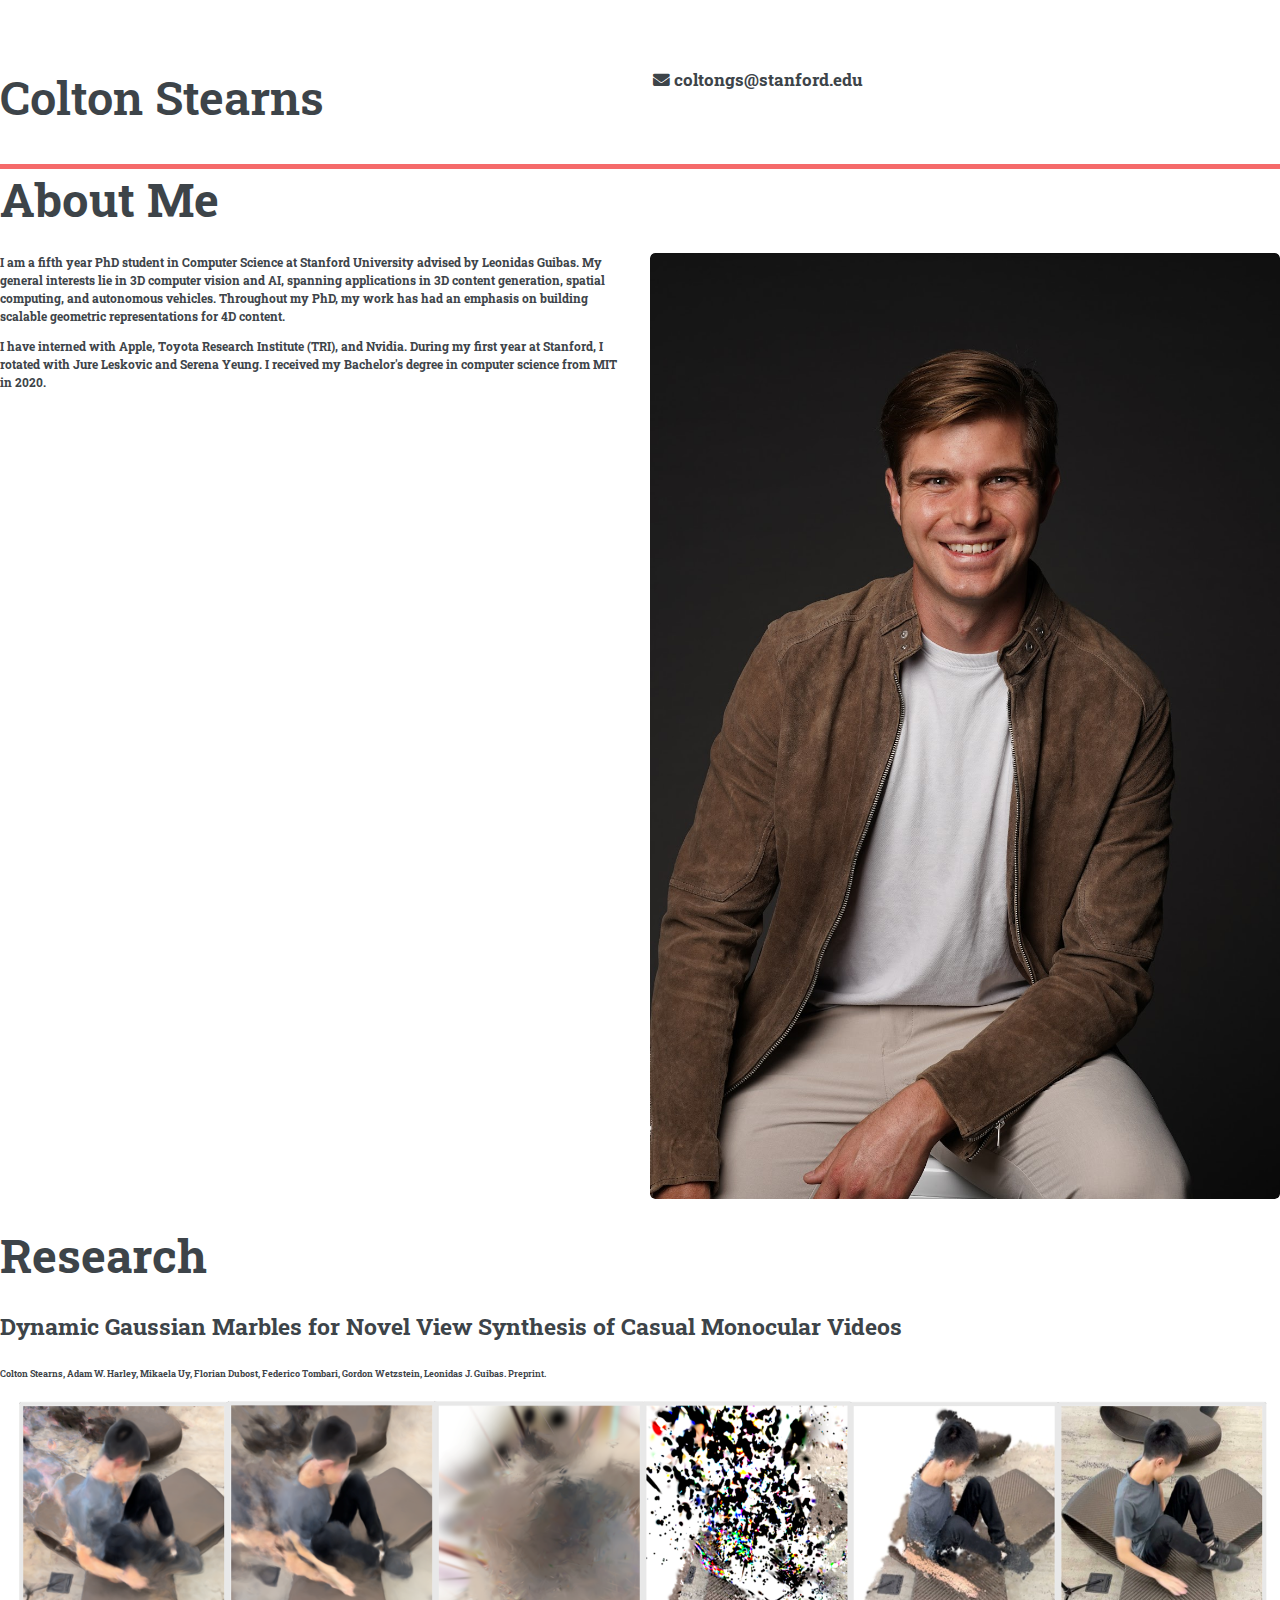
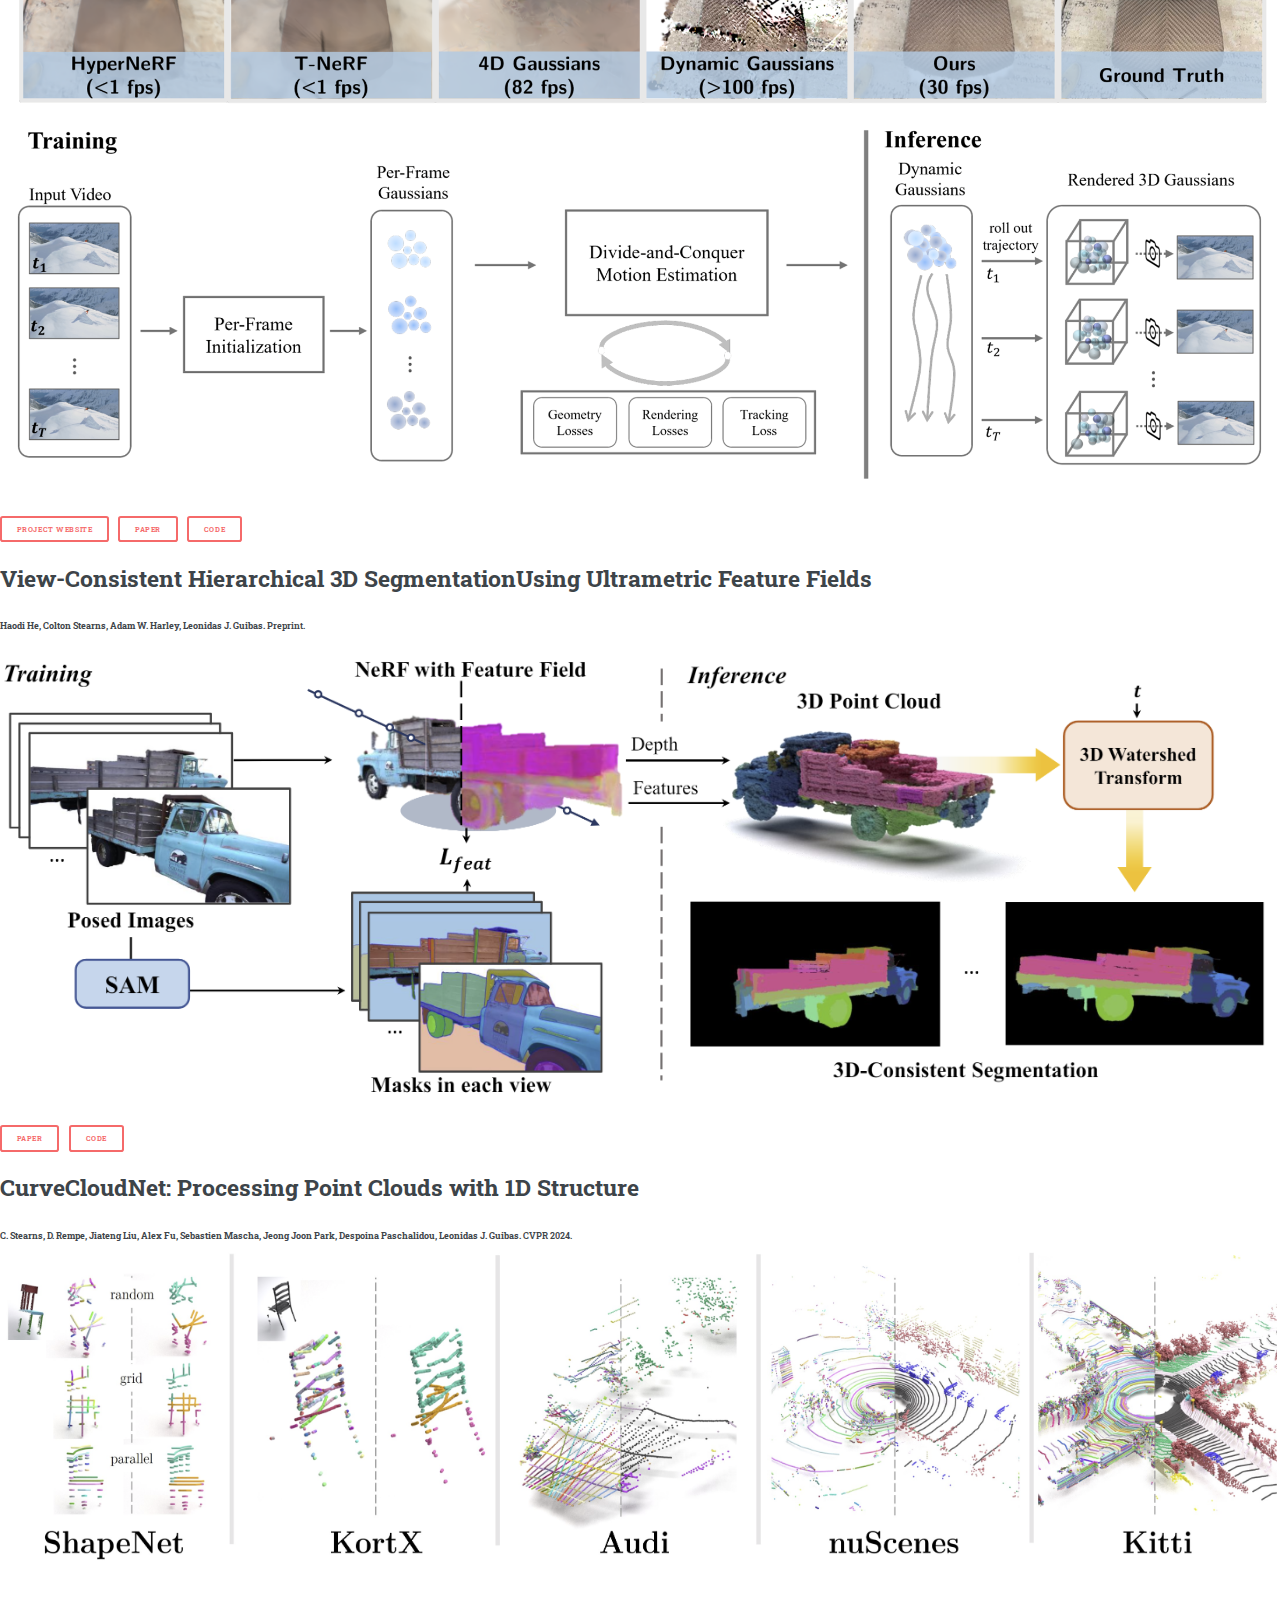
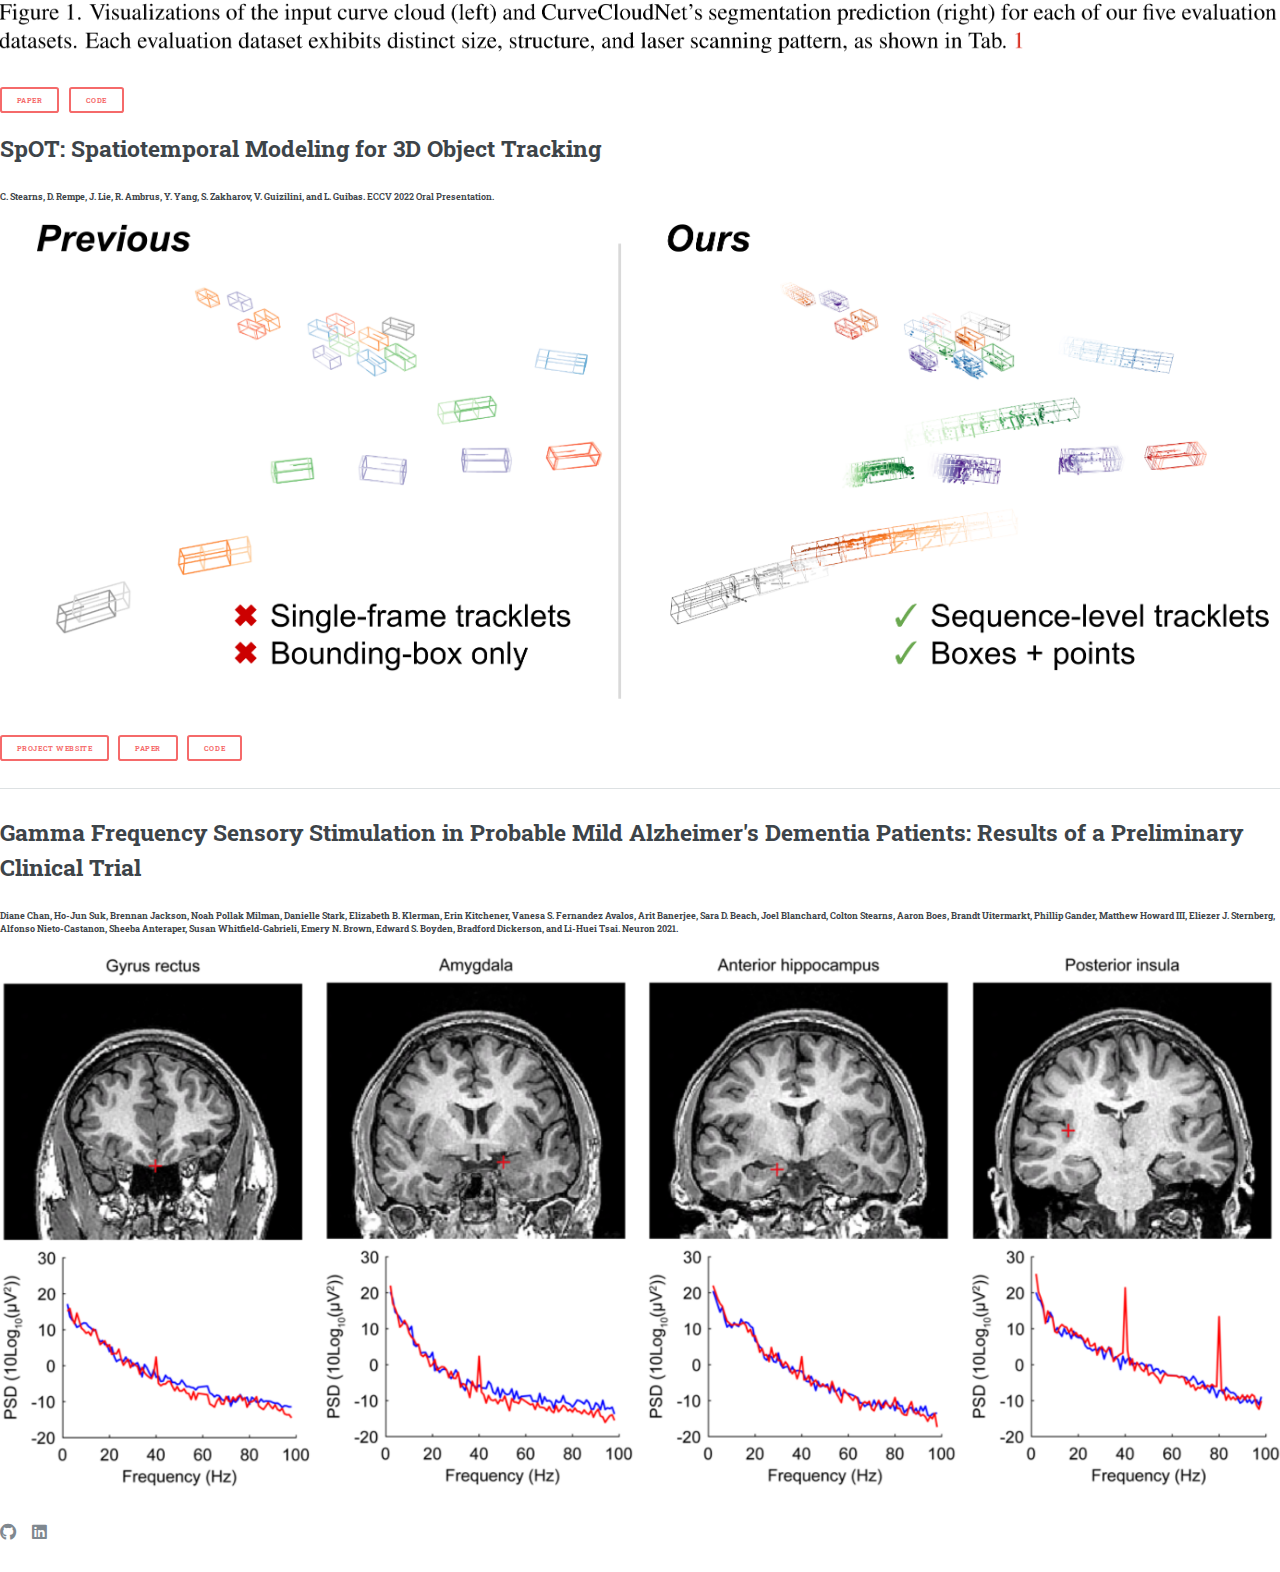
<file: index.html>
<!DOCTYPE HTML>
<!--
	Strata by HTML5 UP
	html5up.net | @ajlkn
	Free for personal and commercial use under the CCA 3.0 license (html5up.net/license)
-->
<html>
	<head>
		<title>Colton Stearns</title>
		<meta charset="utf-8" />
		<meta name="viewport" content="width=device-width, initial-scale=1, user-scalable=no" />
		<link rel="stylesheet" href="assets/css/main.css" />
	</head>
	<body class="is-preload">

		<!-- Header -->
			<header id="header">
				<div class="inner">
<!--					<a href="#" class="image avatar"><img src="images/my_logo_grey.jpg" alt="" /></a>-->
					<h1><strong>Colton Stearns</strong></h1>
				</div>
				<div class="col-4 col-12-small">
					<ul class="labeled-icons">
<!--						<li>-->
<!--							<h3 class="icon solid fa-home"><span class="label">Address</span></h3>-->
<!--							1234 Somewhere Rd.<br />-->
<!--							Nashville, TN 00000<br />-->
<!--							United States-->
<!--						</li>-->
<!--						<li>-->
<!--							<h3 class="icon solid fa-mobile-alt"><span class="label">Phone</span></h3>-->
<!--							000-000-0000-->
<!--						</li>-->
<!--						<li>-->
							<h3 class="icon solid fa-envelope"><span class="label">Email</span> <a href="#">  coltongs@stanford.edu</a></h3>
<!--							<a href="#">coltongs@stanford.edu</a>-->
<!--						</li>-->
					</ul>
				</div>
			</header>

		<!-- Main -->
			<div id="main">

				<!-- One -->
					<section id="one">

						<!-- <header class="major">
							<h2>Ipsum lorem dolor aliquam ante commodo<br />
							magna sed accumsan arcu neque.</h2>
						</header> -->
						<!-- <p>Accumsan orci faucibus id eu lorem semper. Eu ac iaculis ac nunc nisi lorem vulputate lorem neque cubilia ac in adipiscing in curae lobortis tortor primis integer massa adipiscing id nisi accumsan pellentesque commodo blandit enim arcu non at amet id arcu magna. Accumsan orci faucibus id eu lorem semper nunc nisi lorem vulputate lorem neque cubilia.</p> -->
						<!-- <ul class="actions">
							<li><a href="#" class="button">Learn More</a></li>
						</ul> -->
						<h1>About Me</h1>

						<div class="row">
							<!-- <header class="major">
								<h2>Ipsum lorem dolor aliquam ante commodo<br />
								magna sed accumsan arcu neque.</h2>
							</header> -->
							
							<article class="col-6 col-12-xsmall work-item">
								<h5>I am a fifth year PhD student in Computer Science at Stanford University advised by Leonidas Guibas.
									My general interests lie in 3D computer vision and AI, spanning applications in 3D content generation, spatial computing, and autonomous vehicles.
									Throughout my PhD, my work has had an emphasis on building scalable geometric representations for 4D content.</h5>
								<h5>I have interned with Apple, Toyota Research Institute (TRI), and Nvidia.
									During my first year at Stanford, I rotated with Jure Leskovic and Serena Yeung.
								    I received my Bachelor's degree in computer science from MIT in 2020.</h5>
							</article>


							<article class="col-6 col-12-xsmall work-item">
								<a href="images/profile.jpg" class="image fit thumb"><img src="images/profile.jpg" alt="" /></a>
							</article>
						</div>
					</section>

				<!-- Two -->
					<section id="two">
						<h1>Research</h1>

						<!-- Section on gaussian marbles-->
						<h2>Dynamic Gaussian Marbles for Novel View Synthesis of Casual Monocular Videos</h2>
						<h6> <span style='font-weight: bold;'> Colton Stearns, Adam W. Harley, Mikaela Uy, Florian Dubost, Federico Tombari, Gordon Wetzstein, Leonidas J. Guibas. <b>Preprint. </b> </span>
</h6>
						<a href="images/gaussian-marbles.png" class="image fit thumb"><img src="images/gaussian-marbles.png" alt="" /></a>

						<h6>
						<ul class="actions">
							<li><a href="https://geometry.stanford.edu/projects/dynamic-gaussian-marbles.github.io/" class="button">Project Website</a></li>
							<li><a href="https://arxiv.org/pdf/2406.18717" class="button">Paper</a></li>
							<li><a href="https://github.com/coltonstearns/dynamic-gaussian-marbles" class="button">Code</a></li>
						</ul>
						</h6>

						<!-- Section on ultrametric-->
						<h2>View-Consistent Hierarchical 3D SegmentationUsing Ultrametric Feature Fields</h2>
						<h6> <span style='font-weight: bold;'> Haodi He, Colton Stearns, Adam W. Harley, Leonidas J. Guibas. <b>Preprint. </b> </span>
</h6>
						<a href="images/ultrametric.png" class="image fit thumb"><img src="images/ultrametric.png" alt="" /></a>

<!--						<h5> Abstract:</h5>-->
<!--						<h6>Large-scale vision foundation models such as Segment Anything (SAM) demonstrate impressive-->
<!--							performance in zero-shot image segmentation at multiple levels of granularity.-->
<!--							However, these zero-shot predictions are rarely 3D-consistent. As the camera viewpoint-->
<!--							changes in a scene, so do the segmentation predictions, as well as the characterizations-->
<!--							of ``coarse" or ``fine" granularity. In this work, we address the challenging task of-->
<!--							lifting multi-granular and view-inconsistent image segmentations into a hierarchical-->
<!--							and 3D-consistent representation. We learn a novel feature field within a Neural-->
<!--							Radiance Field (NeRF) representing a 3D scene, whose segmentation structure can be-->
<!--							revealed at different scales by simply using different thresholds on feature distance.-->
<!--							Our key idea is to learn an ultrametric feature space, which unlike a Euclidean space,-->
<!--							exhibits transitivity in distance-based grouping, naturally leading to a hierarchical-->
<!--							clustering. Put together, our method takes view-inconsistent multi-granularity 2D-->
<!--							segmentations as input and produces a hierarchy of 3D-consistent segmentations as output.-->
<!--							We evaluate our method and several baselines on synthetic datasets with multi-view images-->
<!--							and multi-granular segmentation, showcasing improved accuracy and viewpoint-consistency.-->
<!--							We additionally provide qualitative examples of our model's 3D hierarchical segmentations-->
<!--							in real world scenes.</h6>-->
						<h6>
						<ul class="actions">
<!--							<li><a href="http://geometry.stanford.edu/projects/spot" class="button">Project Website</a></li>-->
							<li><a href="https://www.arxiv.org/abs/2405.19678" class="button">Paper</a></li>
							<li><a href="https://github.com/hardyho/ultrametric_feature_fields" class="button">Code</a></li>
						</ul>
						</h6>

						<!-- Section on ccn-->
						<h2>CurveCloudNet: Processing Point Clouds with 1D Structure</h2>
						<h6> <span style='font-weight: bold;'> C. Stearns, D. Rempe, Jiateng Liu, Alex Fu, Sebastien Mascha, Jeong Joon Park,
							Despoina Paschalidou, Leonidas J. Guibas. <b>CVPR 2024. </b> </span>
</h6>
						<a href="images/curvecloudnet.png" class="image fit thumb"><img src="images/curvecloudnet.png" alt="" /></a>

<!--						<h5> Abstract:</h5>-->
<!--						<h6>Modern depth sensors such as LiDAR operate by sweeping laser-beams across the scene,-->
<!--							resulting in a point cloud with notable 1D curve-like structures. In this work, we introduce-->
<!--							a new point cloud processing scheme and backbone, called CurveCloudNet, which takes advantage-->
<!--							of the curve-like structure inherent to these sensors. While existing backbones discard the-->
<!--							rich 1D traversal patterns and rely on generic 3D operations, CurveCloudNet parameterizes-->
<!--							the point cloud as a collection of polylines (dubbed a "curve cloud"), establishing a local-->
<!--							surface-aware ordering on the points. By reasoning along curves, CurveCloudNet captures-->
<!--							lightweight curve-aware priors to efficiently and accurately reason in several diverse-->
<!--							3D environments. We evaluate CurveCloudNet on multiple synthetic and real datasets that-->
<!--							exhibit distinct 3D size and structure. We demonstrate that CurveCloudNet outperforms-->
<!--							both point-based and sparse-voxel backbones in various segmentation settings, notably-->
<!--							scaling to large scenes better than point-based alternatives while exhibiting improved-->
<!--							single-object performance over sparse-voxel alternatives. In all, CurveCloudNet is an-->
<!--							efficient and accurate backbone that can handle a larger variety of 3D environments-->
<!--							than past works.</h6>-->
						<h6>
						<ul class="actions">
<!--							<li><a href="http://geometry.stanford.edu/projects/spot" class="button">Project Website</a></li>-->
							<li><a href="https://arxiv.org/abs/2303.12050" class="button">Paper</a></li>
							<li><a href="https://github.com/coltonstearns/curvecloudnet" class="button">Code</a></li>
						</ul>
						</h6>

						<!-- Section on SpOT-->
						<h2>SpOT: Spatiotemporal Modeling for 3D Object Tracking</h2>
						<h6> <span style='font-weight: bold;'> C. Stearns, D. Rempe, J. Lie, R. Ambrus, Y. Yang, S. Zakharov,
							V. Guizilini, and L. Guibas. <b>ECCV 2022 Oral Presentation. </b> </span>
</h6>
						<a href="images/SpOT-teaser.png" class="image fit thumb"><img src="images/SpOT-teaser.png" alt="" /></a>

<!--						<h5> Abstract:</h5>-->
<!--						<h6>3D multi-object tracking aims to uniquely and consistently identify all mobile entities through time.-->
<!--							Despite the rich spatiotemporal information available in this setting, current 3D tracking methods primarily-->
<!--							rely on abstracted information and limited history, e.g. single-frame object bounding boxes.-->
<!--							In this work, we develop a holistic representation of traffic scenes that leverages both spatial-->
<!--							and temporal information of the actors in the scene. Specifically, we reformulate tracking as a-->
<!--							spatiotemporal problem by representing tracked objects as sequences of time-stamped points-->
<!--							and bounding boxes over a long temporal history. At each timestamp, we improve the location-->
<!--							and motion estimates of our tracked objects through learned refinement over the full sequence-->
<!--							of object history. By considering time and space jointly, our representation naturally encodes-->
<!--							fundamental physical priors such as object permanence and consistency across time. Our-->
<!--							spatiotemporal tracking framework achieves state-of-the-art performance on the Waymo and-->
<!--							nuScenes benchmarks.</h6>-->

						<h6>
						<ul class="actions">
							<li><a href="http://geometry.stanford.edu/projects/spot" class="button">Project Website</a></li>
							<li><a href="https://arxiv.org/pdf/2207.05856.pdf" class="button">Paper</a></li>
							<li><a href="https://github.com/coltonstearns/SpOT" class="button">Code</a></li>
						</ul>
						</h6>

						<hr />
						<h2>Gamma Frequency Sensory Stimulation in Probable Mild Alzheimer's Dementia Patients: Results of a Preliminary Clinical Trial </h2>

						<h6> <span style='font-weight: bold;'> Diane Chan, Ho-Jun Suk, Brennan Jackson, Noah Pollak Milman, Danielle Stark,
							Elizabeth B. Klerman, Erin Kitchener, Vanesa S. Fernandez Avalos, Arit Banerjee, Sara D. Beach,
							Joel Blanchard, Colton Stearns, Aaron Boes, Brandt Uitermarkt, Phillip Gander, Matthew Howard III,
							Eliezer J. Sternberg, Alfonso Nieto-Castanon, Sheeba Anteraper, Susan Whitfield-Gabrieli,
							Emery N. Brown, Edward S. Boyden, Bradford Dickerson, and Li-Huei Tsai. Neuron 2021. </span> </h6>

						<a href="images/gamma-freq.png" class="image fit thumb"><img src="images/gamma-freq.png" alt="" /></a>

<!--						<h5> Abstract:</h5>-->
<!--						<h6>Non-invasive Gamma ENtrainment Using Sensory stimuli (GENUS) at 40Hz reduced Alzheimer’s disease (AD) pathology,-->
<!--							prevented cerebral atrophy and improved performance during behavioral testing in mouse models of AD.-->
<!--							We report data from a safety study (NCT04042922) and a randomized, placebo-controlled trial in-->
<!--							participants with probable mild AD dementia after 3 months of one-hour daily 40Hz light and sound GENUS (NCT04055376)-->
<!--							to assess safety, compliance, entrainment and possible effects on brain structure, function, sleep and cognitive function.-->
<!--							GENUS was well-tolerated and compliance was high in both groups. Electroencephalography recordings show that-->
<!--							our GENUS device safely and effectively induced 40Hz entrainment in cognitively normal subjects and participants-->
<!--							with mild AD. After 3 months of daily stimulation, participants with mild AD in the 40Hz GENUS group showed-->
<!--							less ventricular enlargement and stabilization of the hippocampal size compared to the control group. Functional-->
<!--							connectivity increased in both the default mode network and the medial visual network after 3 months of stimulation.-->
<!--							Circadian rhythmicity also improved with GENUS. Compared to controls, the active group performed better on the-->
<!--							face-name association delayed recall test. These results suggest that 40Hz GENUS can be used safely at home daily-->
<!--							and shows favorable outcomes on cognitive function, daily rhythms, and structural and functional MRI biomarkers of-->
<!--							AD-related degeneration. These results support further evaluation of GENUS in larger and longer clinical trials to-->
<!--							evaluate its potential as a disease modifying therapeutic for Alzheimer’s disease..</h6>-->


<!--						<ul class="actions">-->
<!--							<li><a href="#" class="button">Full Portfolio</a></li>-->
<!--						</ul>-->
					</section>

				<!-- Three -->
<!--					<section id="three">-->
<!--						<h1>CV</h1>-->
<!--						&lt;!&ndash; Wrapper &ndash;&gt;-->
<!--						<div id="wrapper">-->

<!--							&lt;!&ndash; Main &ndash;&gt;-->
<!--								<div id="cv_main">-->
<!--									<div class="inner">-->

<!--										&lt;!&ndash; Content &ndash;&gt;-->
<!--											<section>-->
<!--												<header class="main">-->
<!--													<iframe src="assets/colton-current-cv.pdf" width="100%" height="900px">-->
<!--													</iframe>-->
<!--												</header>-->
<!--											</section>-->
<!--									</div>-->
<!--								</div>-->
<!--						</div>-->

<!--					</section>-->

				<!-- Four -->
<!--				&lt;!&ndash;-->
					<!-- <section id="four">
						<h2>Elements</h2>

						<section>
							<h4>Text</h4>
							<p>This is <b>bold</b> and this is <strong>strong</strong>. This is <i>italic</i> and this is <em>emphasized</em>.
							This is <sup>superscript</sup> text and this is <sub>subscript</sub> text.
							This is <u>underlined</u> and this is code: <code>for (;;) { ... }</code>. Finally, <a href="#">this is a link</a>.</p>
							<hr />
							<header>
								<h4>Heading with a Subtitle</h4>
								<p>Lorem ipsum dolor sit amet nullam id egestas urna aliquam</p>
							</header>
							<p>Nunc lacinia ante nunc ac lobortis. Interdum adipiscing gravida odio porttitor sem non mi integer non faucibus ornare mi ut ante amet placerat aliquet. Volutpat eu sed ante lacinia sapien lorem accumsan varius montes viverra nibh in adipiscing blandit tempus accumsan.</p>
							<header>
								<h5>Heading with a Subtitle</h5>
								<p>Lorem ipsum dolor sit amet nullam id egestas urna aliquam</p>
							</header>
							<p>Nunc lacinia ante nunc ac lobortis. Interdum adipiscing gravida odio porttitor sem non mi integer non faucibus ornare mi ut ante amet placerat aliquet. Volutpat eu sed ante lacinia sapien lorem accumsan varius montes viverra nibh in adipiscing blandit tempus accumsan.</p>
							<hr />
							<h2>Heading Level 2</h2>
							<h3>Heading Level 3</h3>
							<h4>Heading Level 4</h4>
							<h5>Heading Level 5</h5>
							<h6>Heading Level 6</h6>
							<hr />
							<h5>Blockquote</h5>
							<blockquote>Fringilla nisl. Donec accumsan interdum nisi, quis tincidunt felis sagittis eget tempus euismod. Vestibulum ante ipsum primis in faucibus vestibulum. Blandit adipiscing eu felis iaculis volutpat ac adipiscing accumsan faucibus. Vestibulum ante ipsum primis in faucibus lorem ipsum dolor sit amet nullam adipiscing eu felis.</blockquote>
							<h5>Preformatted</h5>
							<pre><code>i = 0;

while (!deck.isInOrder()) {
print 'Iteration ' + i;
deck.shuffle();
i++;
}

print 'It took ' + i + ' iterations to sort the deck.';</code></pre>
						</section>

						<section>
							<h4>Lists</h4>
							<div class="row">
								<div class="col-6 col-12-xsmall">
									<h5>Unordered</h5>
									<ul>
										<li>Dolor pulvinar etiam magna etiam.</li>
										<li>Sagittis adipiscing lorem eleifend.</li>
										<li>Felis enim feugiat dolore viverra.</li>
									</ul>
									<h5>Alternate</h5>
									<ul class="alt">
										<li>Dolor pulvinar etiam magna etiam.</li>
										<li>Sagittis adipiscing lorem eleifend.</li>
										<li>Felis enim feugiat dolore viverra.</li>
									</ul>
								</div>
								<div class="col-6 col-12-xsmall">
									<h5>Ordered</h5>
									<ol>
										<li>Dolor pulvinar etiam magna etiam.</li>
										<li>Etiam vel felis at lorem sed viverra.</li>
										<li>Felis enim feugiat dolore viverra.</li>
										<li>Dolor pulvinar etiam magna etiam.</li>
										<li>Etiam vel felis at lorem sed viverra.</li>
										<li>Felis enim feugiat dolore viverra.</li>
									</ol>
									<h5>Icons</h5>
									<ul class="icons">
										<li><a href="#" class="icon brands fa-twitter"><span class="label">Twitter</span></a></li>
										<li><a href="#" class="icon brands fa-facebook-f"><span class="label">Facebook</span></a></li>
										<li><a href="#" class="icon brands fa-instagram"><span class="label">Instagram</span></a></li>
										<li><a href="#" class="icon brands fa-github"><span class="label">Github</span></a></li>
										<li><a href="#" class="icon brands fa-dribbble"><span class="label">Dribbble</span></a></li>
										<li><a href="#" class="icon brands fa-tumblr"><span class="label">Tumblr</span></a></li>
									</ul>
								</div>
							</div>
							<h5>Actions</h5>
							<ul class="actions">
								<li><a href="#" class="button primary">Default</a></li>
								<li><a href="#" class="button">Default</a></li>
							</ul>
							<ul class="actions small">
								<li><a href="#" class="button primary small">Small</a></li>
								<li><a href="#" class="button small">Small</a></li>
							</ul>
							<div class="row">
								<div class="col-6 col-12-small">
									<ul class="actions stacked">
										<li><a href="#" class="button primary">Default</a></li>
										<li><a href="#" class="button">Default</a></li>
									</ul>
								</div>
								<div class="col-6 col-12-small">
									<ul class="actions stacked">
										<li><a href="#" class="button primary small">Small</a></li>
										<li><a href="#" class="button small">Small</a></li>
									</ul>
								</div>
								<div class="col-6 col-12-small">
									<ul class="actions stacked">
										<li><a href="#" class="button primary fit">Default</a></li>
										<li><a href="#" class="button fit">Default</a></li>
									</ul>
								</div>
								<div class="col-6 col-12-small">
									<ul class="actions stacked">
										<li><a href="#" class="button primary small fit">Small</a></li>
										<li><a href="#" class="button small fit">Small</a></li>
									</ul>
								</div>
							</div>
						</section>

						<section>
							<h4>Table</h4>
							<h5>Default</h5>
							<div class="table-wrapper">
								<table>
									<thead>
										<tr>
											<th>Name</th>
											<th>Description</th>
											<th>Price</th>
										</tr>
									</thead>
									<tbody>
										<tr>
											<td>Item One</td>
											<td>Ante turpis integer aliquet porttitor.</td>
											<td>29.99</td>
										</tr>
										<tr>
											<td>Item Two</td>
											<td>Vis ac commodo adipiscing arcu aliquet.</td>
											<td>19.99</td>
										</tr>
										<tr>
											<td>Item Three</td>
											<td> Morbi faucibus arcu accumsan lorem.</td>
											<td>29.99</td>
										</tr>
										<tr>
											<td>Item Four</td>
											<td>Vitae integer tempus condimentum.</td>
											<td>19.99</td>
										</tr>
										<tr>
											<td>Item Five</td>
											<td>Ante turpis integer aliquet porttitor.</td>
											<td>29.99</td>
										</tr>
									</tbody>
									<tfoot>
										<tr>
											<td colspan="2"></td>
											<td>100.00</td>
										</tr>
									</tfoot>
								</table>
							</div>

							<h5>Alternate</h5>
							<div class="table-wrapper">
								<table class="alt">
									<thead>
										<tr>
											<th>Name</th>
											<th>Description</th>
											<th>Price</th>
										</tr>
									</thead>
									<tbody>
										<tr>
											<td>Item One</td>
											<td>Ante turpis integer aliquet porttitor.</td>
											<td>29.99</td>
										</tr>
										<tr>
											<td>Item Two</td>
											<td>Vis ac commodo adipiscing arcu aliquet.</td>
											<td>19.99</td>
										</tr>
										<tr>
											<td>Item Three</td>
											<td> Morbi faucibus arcu accumsan lorem.</td>
											<td>29.99</td>
										</tr>
										<tr>
											<td>Item Four</td>
											<td>Vitae integer tempus condimentum.</td>
											<td>19.99</td>
										</tr>
										<tr>
											<td>Item Five</td>
											<td>Ante turpis integer aliquet porttitor.</td>
											<td>29.99</td>
										</tr>
									</tbody>
									<tfoot>
										<tr>
											<td colspan="2"></td>
											<td>100.00</td>
										</tr>
									</tfoot>
								</table>
							</div>
						</section>

						<section>
							<h4>Buttons</h4>
							<ul class="actions">
								<li><a href="#" class="button primary">Primary</a></li>
								<li><a href="#" class="button">Default</a></li>
							</ul>
							<ul class="actions">
								<li><a href="#" class="button large">Large</a></li>
								<li><a href="#" class="button">Default</a></li>
								<li><a href="#" class="button small">Small</a></li>
							</ul>
							<ul class="actions fit">
								<li><a href="#" class="button primary fit">Fit</a></li>
								<li><a href="#" class="button fit">Fit</a></li>
							</ul>
							<ul class="actions fit small">
								<li><a href="#" class="button primary fit small">Fit + Small</a></li>
								<li><a href="#" class="button fit small">Fit + Small</a></li>
							</ul>
							<ul class="actions">
								<li><a href="#" class="button primary icon solid fa-download">Icon</a></li>
								<li><a href="#" class="button icon solid fa-download">Icon</a></li>
							</ul>
							<ul class="actions">
								<li><span class="button primary disabled">Primary</span></li>
								<li><span class="button disabled">Default</span></li>
							</ul>
						</section>

						<section>
							<h4>Form</h4>
							<form method="post" action="#">
								<div class="row gtr-uniform gtr-50">
									<div class="col-6 col-12-xsmall">
										<input type="text" name="demo-name" id="demo-name" value="" placeholder="Name" />
									</div>
									<div class="col-6 col-12-xsmall">
										<input type="email" name="demo-email" id="demo-email" value="" placeholder="Email" />
									</div>
									<div class="col-12">
										<select name="demo-category" id="demo-category">
											<option value="">- Category -</option>
											<option value="1">Manufacturing</option>
											<option value="1">Shipping</option>
											<option value="1">Administration</option>
											<option value="1">Human Resources</option>
										</select>
									</div>
									<div class="col-4 col-12-small">
										<input type="radio" id="demo-priority-low" name="demo-priority" checked>
										<label for="demo-priority-low">Low Priority</label>
									</div>
									<div class="col-4 col-12-small">
										<input type="radio" id="demo-priority-normal" name="demo-priority">
										<label for="demo-priority-normal">Normal Priority</label>
									</div>
									<div class="col-4 col-12-small">
										<input type="radio" id="demo-priority-high" name="demo-priority">
										<label for="demo-priority-high">High Priority</label>
									</div>
									<div class="col-6 col-12-small">
										<input type="checkbox" id="demo-copy" name="demo-copy">
										<label for="demo-copy">Email me a copy of this message</label>
									</div>
									<div class="col-6 col-12-small">
										<input type="checkbox" id="demo-human" name="demo-human" checked>
										<label for="demo-human">I am a human and not a robot</label>
									</div>
									<div class="col-12">
										<textarea name="demo-message" id="demo-message" placeholder="Enter your message" rows="6"></textarea>
									</div>
									<div class="col-12">
										<ul class="actions">
											<li><input type="submit" value="Send Message" class="primary" /></li>
											<li><input type="reset" value="Reset" /></li>
										</ul>
									</div>
								</div>
							</form>
						</section>

						<section>
							<h4>Image</h4>
							<h5>Fit</h5>
							<div class="box alt">
								<div class="row gtr-50 gtr-uniform">
									<div class="col-12"><span class="image fit"><img src="images/fulls/05.jpg" alt="" /></span></div>
									<div class="col-4"><span class="image fit"><img src="images/thumbs/01.jpg" alt="" /></span></div>
									<div class="col-4"><span class="image fit"><img src="images/thumbs/02.jpg" alt="" /></span></div>
									<div class="col-4"><span class="image fit"><img src="images/thumbs/03.jpg" alt="" /></span></div>
									<div class="col-4"><span class="image fit"><img src="images/thumbs/04.jpg" alt="" /></span></div>
									<div class="col-4"><span class="image fit"><img src="images/thumbs/05.jpg" alt="" /></span></div>
									<div class="col-4"><span class="image fit"><img src="images/thumbs/06.jpg" alt="" /></span></div>
									<div class="col-4"><span class="image fit"><img src="images/thumbs/03.jpg" alt="" /></span></div>
									<div class="col-4"><span class="image fit"><img src="images/thumbs/02.jpg" alt="" /></span></div>
									<div class="col-4"><span class="image fit"><img src="images/thumbs/01.jpg" alt="" /></span></div>
								</div>
							</div>
							<h5>Left &amp; Right</h5>
							<p><span class="image left"><img src="images/avatar.jpg" alt="" /></span>Fringilla nisl. Donec accumsan interdum nisi, quis tincidunt felis sagittis eget. tempus euismod. Vestibulum ante ipsum primis in faucibus vestibulum. Blandit adipiscing eu felis iaculis volutpat ac adipiscing accumsan eu faucibus. Integer ac pellentesque praesent tincidunt felis sagittis eget. tempus euismod. Vestibulum ante ipsum primis in faucibus vestibulum. Blandit adipiscing eu felis iaculis volutpat ac adipiscing accumsan eu faucibus. Integer ac pellentesque praesent. Donec accumsan interdum nisi, quis tincidunt felis sagittis eget. tempus euismod. Vestibulum ante ipsum primis in faucibus vestibulum. Blandit adipiscing eu felis iaculis volutpat ac adipiscing accumsan eu faucibus. Integer ac pellentesque praesent tincidunt felis sagittis eget. tempus euismod. Vestibulum ante ipsum primis in faucibus vestibulum. Blandit adipiscing eu felis iaculis volutpat ac adipiscing accumsan eu faucibus. Integer ac pellentesque praesent.</p>
							<p><span class="image right"><img src="images/avatar.jpg" alt="" /></span>Fringilla nisl. Donec accumsan interdum nisi, quis tincidunt felis sagittis eget. tempus euismod. Vestibulum ante ipsum primis in faucibus vestibulum. Blandit adipiscing eu felis iaculis volutpat ac adipiscing accumsan eu faucibus. Integer ac pellentesque praesent tincidunt felis sagittis eget. tempus euismod. Vestibulum ante ipsum primis in faucibus vestibulum. Blandit adipiscing eu felis iaculis volutpat ac adipiscing accumsan eu faucibus. Integer ac pellentesque praesent. Donec accumsan interdum nisi, quis tincidunt felis sagittis eget. tempus euismod. Vestibulum ante ipsum primis in faucibus vestibulum. Blandit adipiscing eu felis iaculis volutpat ac adipiscing accumsan eu faucibus. Integer ac pellentesque praesent tincidunt felis sagittis eget. tempus euismod. Vestibulum ante ipsum primis in faucibus vestibulum. Blandit adipiscing eu felis iaculis volutpat ac adipiscing accumsan eu faucibus. Integer ac pellentesque praesent.</p>
						</section>

					</section>
				-->

			</div>

		<!-- Footer -->
			<footer id="footer">
				<div class="inner">
					<ul class="icons">
						<li><a href="https://github.com/coltonstearns" class="icon brands fa-github"><span class="label">Github</span></a></li>
						<li><a href="https://www.linkedin.com/in/colton-stearns" class="icon brands fa-linkedin"><span class="label">Dribbble</span></a></li>
<!--						<li><a href="coltongs@stanford.edu" class="icon solid fa-envelope"><span class="label">Email</span></a></li>-->
					</ul>
				</div>
			</footer>

		<!-- Scripts -->
			<script src="assets/js/jquery.min.js"></script>
			<script src="assets/js/jquery.poptrox.min.js"></script>
			<script src="assets/js/browser.min.js"></script>
			<script src="assets/js/breakpoints.min.js"></script>
			<script src="assets/js/util.js"></script>
			<script src="assets/js/main.js"></script>

	</body>
</html>
</file>
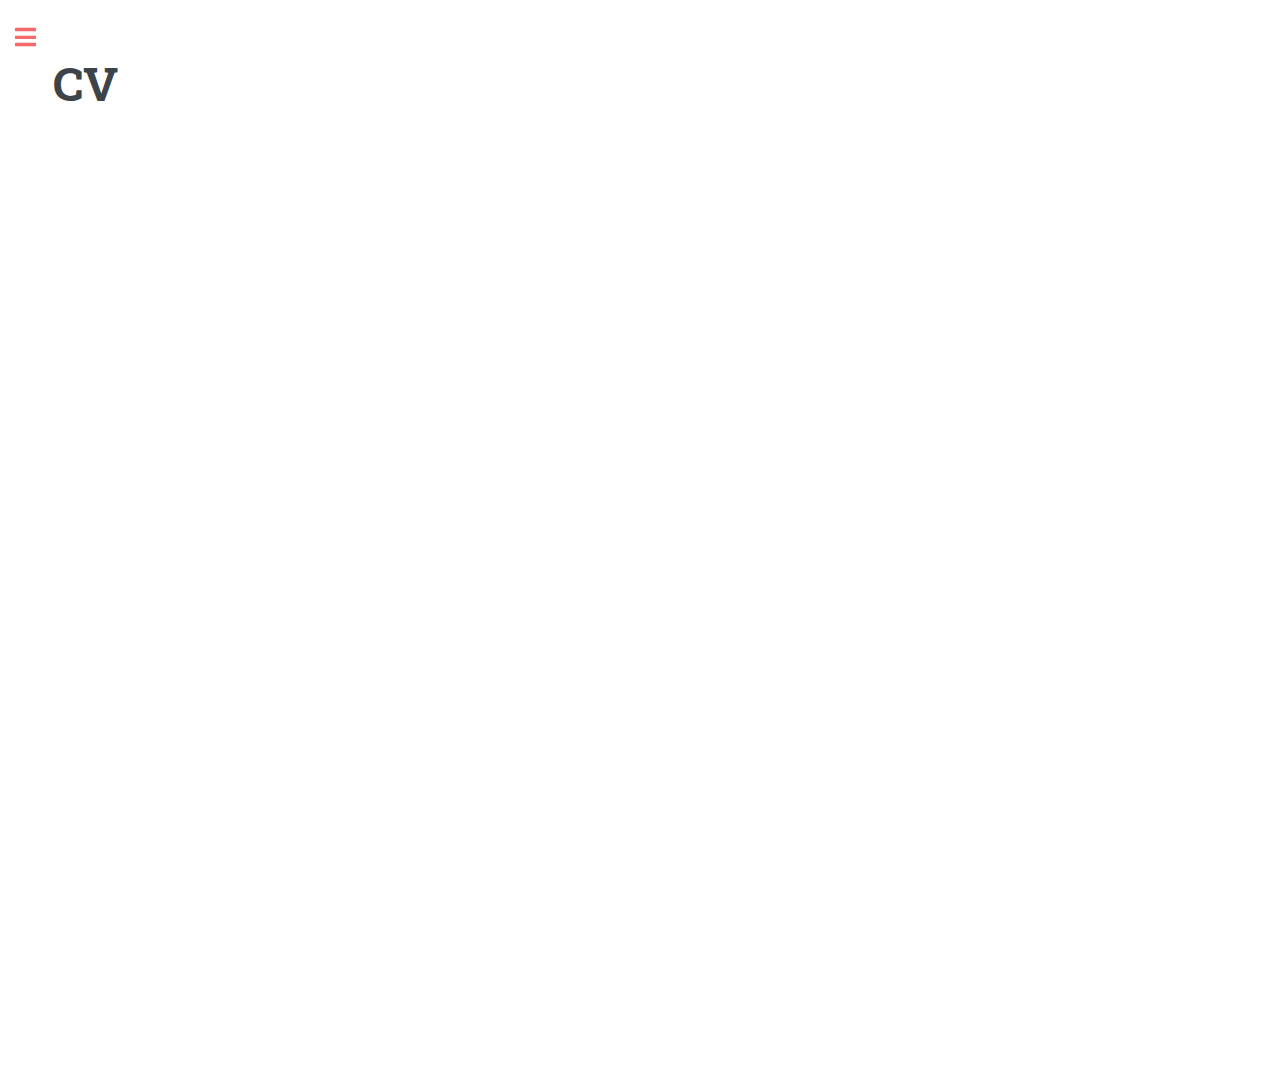
<file: cv.html>
﻿<!DOCTYPE HTML>
<!--
	Editorial by HTML5 UP
	html5up.net | @ajlkn
	Free for personal and commercial use under the CCA 3.0 license (html5up.net/license)
-->
<html>
	<head>
		<title>Research</title>
		<meta charset="utf-8" />
		<meta name="viewport" content="width=device-width, initial-scale=1" />
		<link rel="stylesheet" href="assets/css/main.css" />
	</head>
	<body class="is-preload">

		<!-- Wrapper -->
			<div id="wrapper">

				<!-- Main -->
					<div id="main">
						<div class="inner">

							<!-- Header -->
								<!-- <header id="header">
									<a href="index.html" class="logo"><strong>Editorial</strong> by HTML5 UP</a>
									<ul class="icons">
										<li><a href="#" class="icon brands fa-twitter"><span class="label">Twitter</span></a></li>
										<li><a href="#" class="icon brands fa-facebook-f"><span class="label">Facebook</span></a></li>
										<li><a href="#" class="icon brands fa-snapchat-ghost"><span class="label">Snapchat</span></a></li>
										<li><a href="#" class="icon brands fa-instagram"><span class="label">Instagram</span></a></li>
										<li><a href="#" class="icon brands fa-medium-m"><span class="label">Medium</span></a></li>
									</ul>
								</header> -->

							<!-- Content -->
								<section>
									<header class="main">
										<h1>CV</h1>
										<iframe src="colton-cv.pdf" width="100%" height="900px">
										</iframe>
									</header>

								</section>

						</div>
					</div>

				<!-- Sidebar -->
					<div id="sidebar">
						<div class="inner">

							<!-- Search
								<section id="search" class="alt">
									<form method="post" action="#">
										<input type="text" name="query" id="query" placeholder="Search" />
									</form>
								</section> -->

							<!-- Menu -->
								<nav id="menu">
									<header class="major">
										<h2>Menu</h2>
									</header>
									<ul>
										<li><a href="index.html">Homepage</a></li>
										<li><a href="research.html">Research</a></li>
										<li><a href="cv.html">CV</a></li>
									</ul>
								</nav>


							<!-- Section -->
							<section>
								<header class="major">
									<h2>Get in touch</h2>
								</header>
								<ul class="contact">
									<li class="icon solid fa-envelope"><a href="#">coltongs@stanford.edu</a></li>
									<!-- <li class="icon solid fa-phone">(000) 000-0000</li>
									<li class="icon solid fa-home">1234 Somewhere Road #8254<br />
									Nashville, TN 00000-0000</li> -->
								</ul>
							</section>

							<!-- Footer -->
								<!-- <footer id="footer">
									<p class="copyright">&copy; Untitled. All rights reserved. Demo Images: <a href="https://unsplash.com">Unsplash</a>. Design: <a href="https://html5up.net">HTML5 UP</a>.</p>
								</footer> -->

						</div>
					</div>

			</div>

		<!-- Scripts -->
			<script src="assets/js/jquery.min.js"></script>
			<script src="assets/js/browser.min.js"></script>
			<script src="assets/js/breakpoints.min.js"></script>
			<script src="assets/js/util.js"></script>
			<script src="assets/js/main.js"></script>

	</body>
</html>
</file>
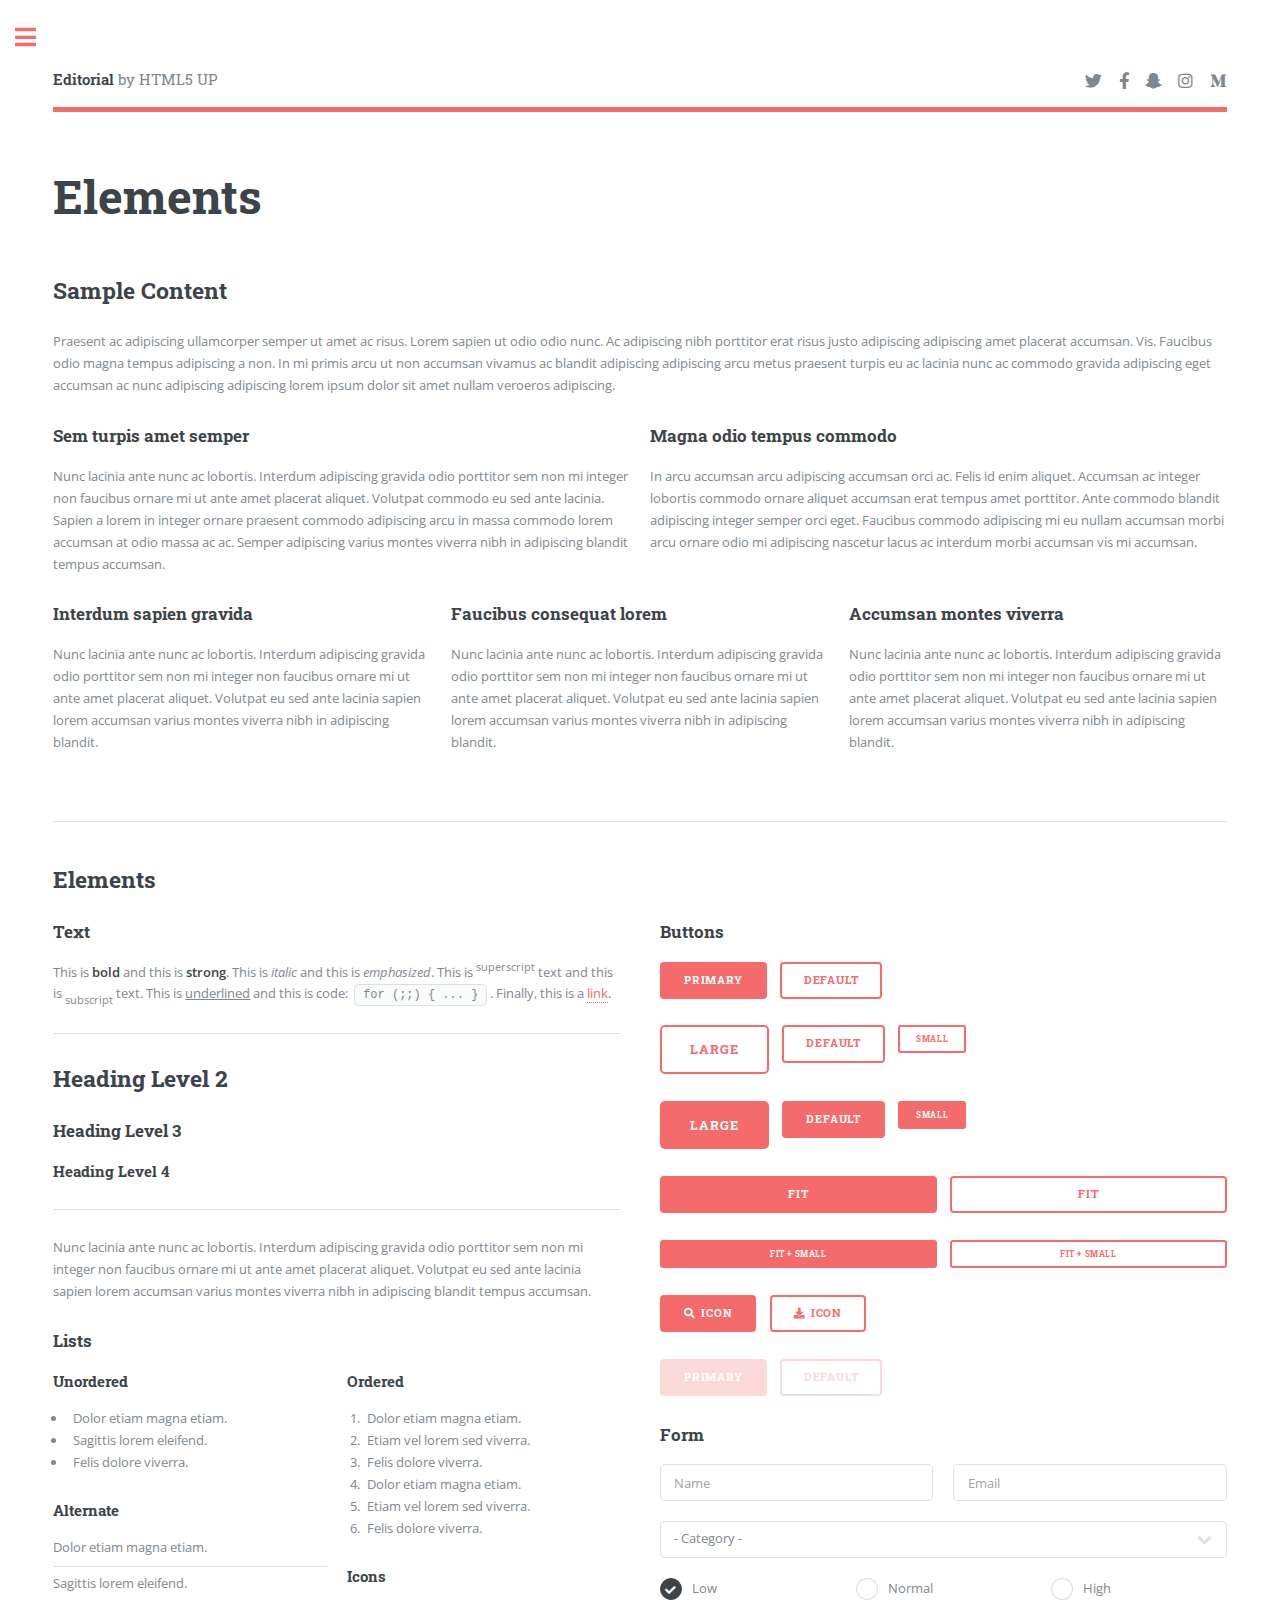
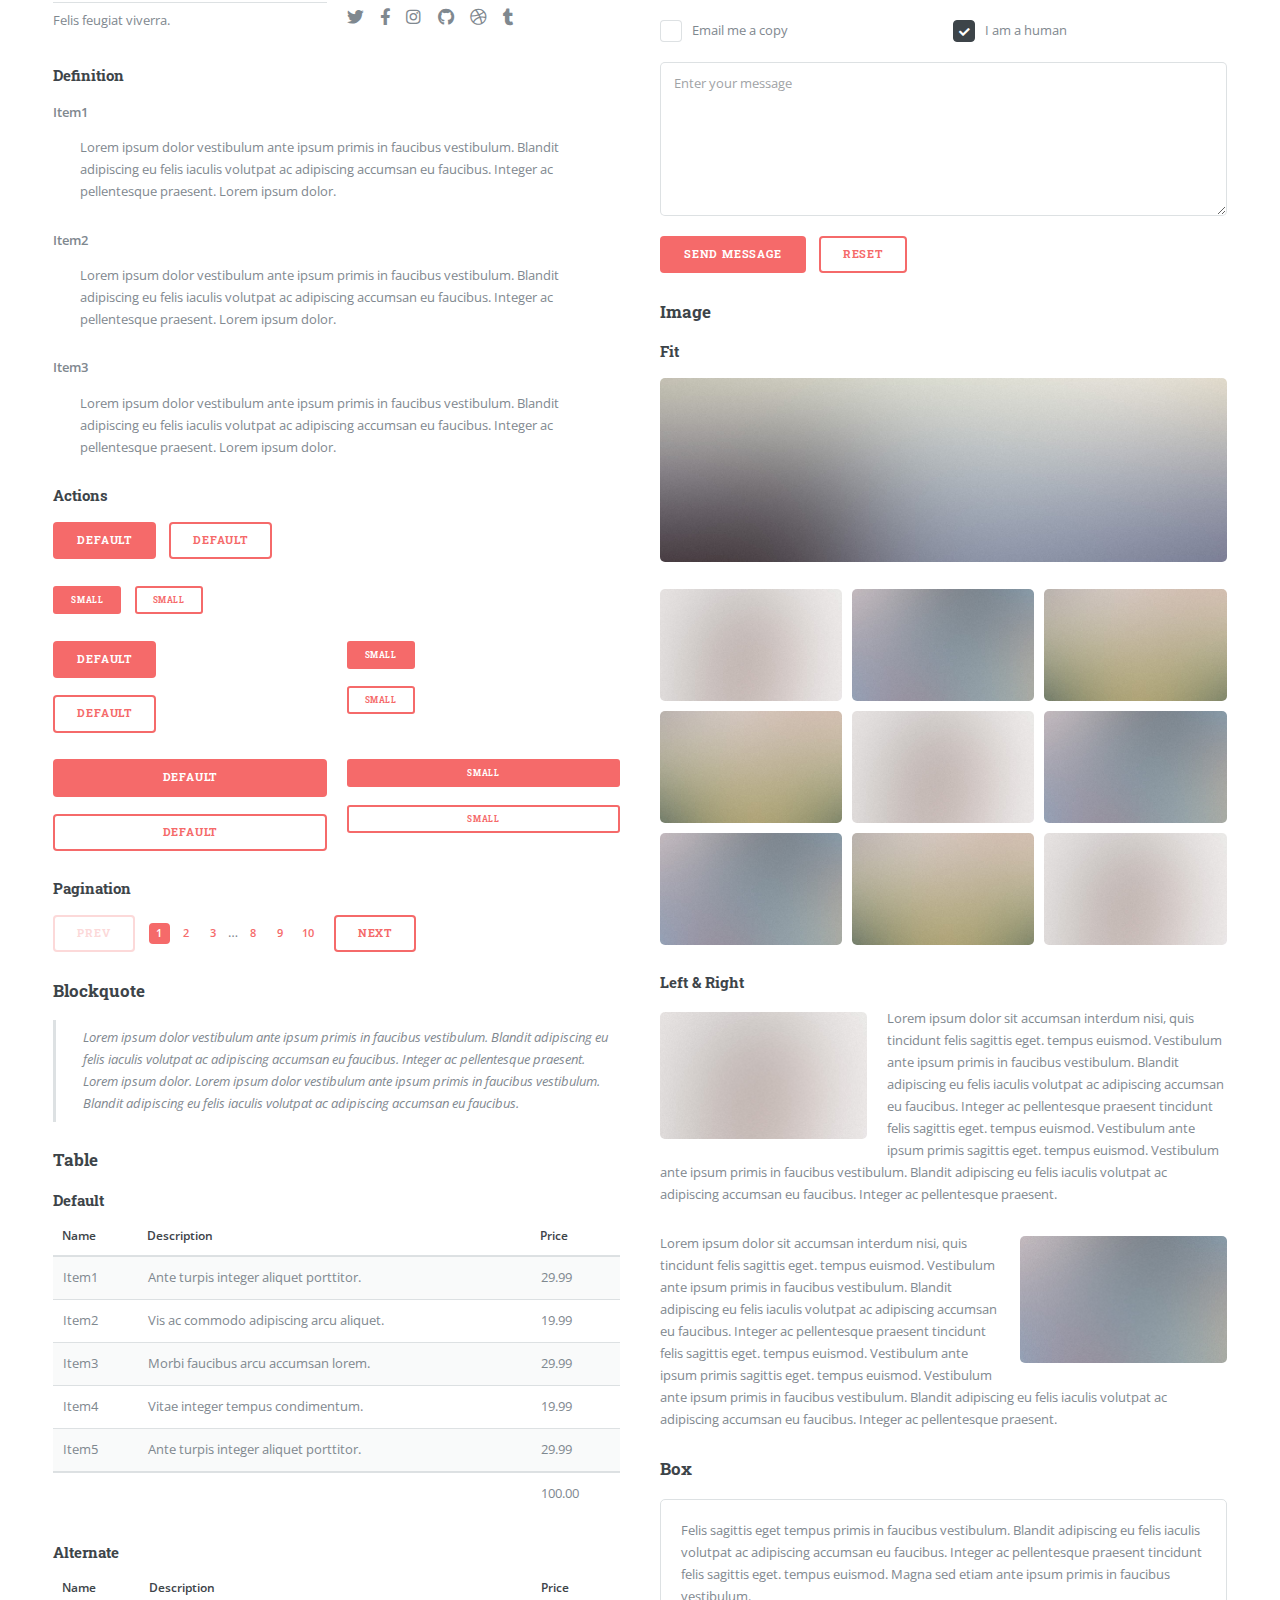
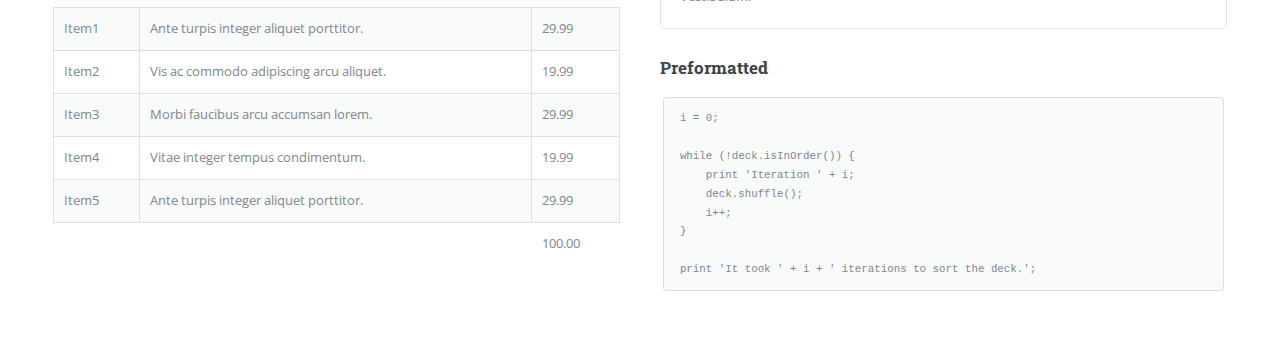
<file: format.html>
﻿<!DOCTYPE HTML>
<!--
	Editorial by HTML5 UP
	html5up.net | @ajlkn
	Free for personal and commercial use under the CCA 3.0 license (html5up.net/license)
-->
<html>
	<head>
		<title>Colton Stearns</title>
		<meta charset="utf-8" />
		<meta name="viewport" content="width=device-width, initial-scale=1" />
		<link rel="stylesheet" href="assets/css/main.css" />
	</head>
	<body class="is-preload">

		<!-- Wrapper -->
			<div id="wrapper">

				<!-- Main -->
					<div id="main">
						<div class="inner">

							<!-- Header -->
								<header id="header">
									<a href="index.html" class="logo"><strong>Editorial</strong> by HTML5 UP</a>
									<ul class="icons">
										<li><a href="#" class="icon brands fa-twitter"><span class="label">Twitter</span></a></li>
										<li><a href="#" class="icon brands fa-facebook-f"><span class="label">Facebook</span></a></li>
										<li><a href="#" class="icon brands fa-snapchat-ghost"><span class="label">Snapchat</span></a></li>
										<li><a href="#" class="icon brands fa-instagram"><span class="label">Instagram</span></a></li>
										<li><a href="#" class="icon brands fa-medium-m"><span class="label">Medium</span></a></li>
									</ul>
								</header>

							<!-- Content -->
								<section>
									<header class="main">
										<h1>Elements</h1>
									</header>

									<!-- Content -->
										<h2 id="content">Sample Content</h2>
										<p>Praesent ac adipiscing ullamcorper semper ut amet ac risus. Lorem sapien ut odio odio nunc. Ac adipiscing nibh porttitor erat risus justo adipiscing adipiscing amet placerat accumsan. Vis. Faucibus odio magna tempus adipiscing a non. In mi primis arcu ut non accumsan vivamus ac blandit adipiscing adipiscing arcu metus praesent turpis eu ac lacinia nunc ac commodo gravida adipiscing eget accumsan ac nunc adipiscing adipiscing lorem ipsum dolor sit amet nullam veroeros adipiscing.</p>
										<div class="row">
											<div class="col-6 col-12-small">
												<h3>Sem turpis amet semper</h3>
												<p>Nunc lacinia ante nunc ac lobortis. Interdum adipiscing gravida odio porttitor sem non mi integer non faucibus ornare mi ut ante amet placerat aliquet. Volutpat commodo eu sed ante lacinia. Sapien a lorem in integer ornare praesent commodo adipiscing arcu in massa commodo lorem accumsan at odio massa ac ac. Semper adipiscing varius montes viverra nibh in adipiscing blandit tempus accumsan.</p>
											</div>
											<div class="col-6 col-12-small">
												<h3>Magna odio tempus commodo</h3>
												<p>In arcu accumsan arcu adipiscing accumsan orci ac. Felis id enim aliquet. Accumsan ac integer lobortis commodo ornare aliquet accumsan erat tempus amet porttitor. Ante commodo blandit adipiscing integer semper orci eget. Faucibus commodo adipiscing mi eu nullam accumsan morbi arcu ornare odio mi adipiscing nascetur lacus ac interdum morbi accumsan vis mi accumsan.</p>
											</div>
											<!-- Break -->
											<div class="col-4 col-12-medium">
												<h3>Interdum sapien gravida</h3>
												<p>Nunc lacinia ante nunc ac lobortis. Interdum adipiscing gravida odio porttitor sem non mi integer non faucibus ornare mi ut ante amet placerat aliquet. Volutpat eu sed ante lacinia sapien lorem accumsan varius montes viverra nibh in adipiscing blandit.</p>
											</div>
											<div class="col-4 col-12-medium">
												<h3>Faucibus consequat lorem</h3>
												<p>Nunc lacinia ante nunc ac lobortis. Interdum adipiscing gravida odio porttitor sem non mi integer non faucibus ornare mi ut ante amet placerat aliquet. Volutpat eu sed ante lacinia sapien lorem accumsan varius montes viverra nibh in adipiscing blandit.</p>
											</div>
											<div class="col-4 col-12-medium">
												<h3>Accumsan montes viverra</h3>
												<p>Nunc lacinia ante nunc ac lobortis. Interdum adipiscing gravida odio porttitor sem non mi integer non faucibus ornare mi ut ante amet placerat aliquet. Volutpat eu sed ante lacinia sapien lorem accumsan varius montes viverra nibh in adipiscing blandit.</p>
											</div>
										</div>

									<hr class="major" />

									<!-- Elements -->
										<h2 id="elements">Elements</h2>
										<div class="row gtr-200">
											<div class="col-6 col-12-medium">

												<!-- Text stuff -->
													<h3>Text</h3>
													<p>This is <b>bold</b> and this is <strong>strong</strong>. This is <i>italic</i> and this is <em>emphasized</em>.
													This is <sup>superscript</sup> text and this is <sub>subscript</sub> text.
													This is <u>underlined</u> and this is code: <code>for (;;) { ... }</code>.
													Finally, this is a <a href="#">link</a>.</p>
													<hr />
													<h2>Heading Level 2</h2>
													<h3>Heading Level 3</h3>
													<h4>Heading Level 4</h4>
													<hr />
													<p>Nunc lacinia ante nunc ac lobortis. Interdum adipiscing gravida odio porttitor sem non mi integer non faucibus ornare mi ut ante amet placerat aliquet. Volutpat eu sed ante lacinia sapien lorem accumsan varius montes viverra nibh in adipiscing blandit tempus accumsan.</p>

												<!-- Lists -->
													<h3>Lists</h3>
													<div class="row">
														<div class="col-6 col-12-small">

															<h4>Unordered</h4>
															<ul>
																<li>Dolor etiam magna etiam.</li>
																<li>Sagittis lorem eleifend.</li>
																<li>Felis dolore viverra.</li>
															</ul>

															<h4>Alternate</h4>
															<ul class="alt">
																<li>Dolor etiam magna etiam.</li>
																<li>Sagittis lorem eleifend.</li>
																<li>Felis feugiat viverra.</li>
															</ul>

														</div>
														<div class="col-6 col-12-small">

															<h4>Ordered</h4>
															<ol>
																<li>Dolor etiam magna etiam.</li>
																<li>Etiam vel lorem sed viverra.</li>
																<li>Felis dolore viverra.</li>
																<li>Dolor etiam magna etiam.</li>
																<li>Etiam vel lorem sed viverra.</li>
																<li>Felis dolore viverra.</li>
															</ol>

															<h4>Icons</h4>
															<ul class="icons">
																<li><a href="#" class="icon brands fa-twitter"><span class="label">Twitter</span></a></li>
																<li><a href="#" class="icon brands fa-facebook-f"><span class="label">Facebook</span></a></li>
																<li><a href="#" class="icon brands fa-instagram"><span class="label">Instagram</span></a></li>
																<li><a href="#" class="icon brands fa-github"><span class="label">Github</span></a></li>
																<li><a href="#" class="icon brands fa-dribbble"><span class="label">Dribbble</span></a></li>
																<li><a href="#" class="icon brands fa-tumblr"><span class="label">Tumblr</span></a></li>
															</ul>

														</div>
													</div>
													<h4>Definition</h4>
													<dl>
														<dt>Item1</dt>
														<dd>
															<p>Lorem ipsum dolor vestibulum ante ipsum primis in faucibus vestibulum. Blandit adipiscing eu felis iaculis volutpat ac adipiscing accumsan eu faucibus. Integer ac pellentesque praesent. Lorem ipsum dolor.</p>
														</dd>
														<dt>Item2</dt>
														<dd>
															<p>Lorem ipsum dolor vestibulum ante ipsum primis in faucibus vestibulum. Blandit adipiscing eu felis iaculis volutpat ac adipiscing accumsan eu faucibus. Integer ac pellentesque praesent. Lorem ipsum dolor.</p>
														</dd>
														<dt>Item3</dt>
														<dd>
															<p>Lorem ipsum dolor vestibulum ante ipsum primis in faucibus vestibulum. Blandit adipiscing eu felis iaculis volutpat ac adipiscing accumsan eu faucibus. Integer ac pellentesque praesent. Lorem ipsum dolor.</p>
														</dd>
													</dl>

													<h4>Actions</h4>
													<ul class="actions">
														<li><a href="#" class="button primary">Default</a></li>
														<li><a href="#" class="button">Default</a></li>
													</ul>
													<ul class="actions small">
														<li><a href="#" class="button primary small">Small</a></li>
														<li><a href="#" class="button small">Small</a></li>
													</ul>
													<div class="row">
														<div class="col-6 col-12-small">
															<ul class="actions stacked">
																<li><a href="#" class="button primary">Default</a></li>
																<li><a href="#" class="button">Default</a></li>
															</ul>
														</div>
														<div class="col-6 col-12-small">
															<ul class="actions stacked">
																<li><a href="#" class="button primary small">Small</a></li>
																<li><a href="#" class="button small">Small</a></li>
															</ul>
														</div>
														<div class="col-6 col-12-small">
															<ul class="actions stacked">
																<li><a href="#" class="button primary fit">Default</a></li>
																<li><a href="#" class="button fit">Default</a></li>
															</ul>
														</div>
														<div class="col-6 col-12-small">
															<ul class="actions stacked">
																<li><a href="#" class="button primary small fit">Small</a></li>
																<li><a href="#" class="button small fit">Small</a></li>
															</ul>
														</div>
													</div>

													<h4>Pagination</h4>
													<ul class="pagination">
														<li><span class="button disabled">Prev</span></li>
														<li><a href="#" class="page active">1</a></li>
														<li><a href="#" class="page">2</a></li>
														<li><a href="#" class="page">3</a></li>
														<li><span>&hellip;</span></li>
														<li><a href="#" class="page">8</a></li>
														<li><a href="#" class="page">9</a></li>
														<li><a href="#" class="page">10</a></li>
														<li><a href="#" class="button">Next</a></li>
													</ul>

												<!-- Blockquote -->
													<h3>Blockquote</h3>
													<blockquote>Lorem ipsum dolor vestibulum ante ipsum primis in faucibus vestibulum. Blandit adipiscing eu felis iaculis volutpat ac adipiscing accumsan eu faucibus. Integer ac pellentesque praesent. Lorem ipsum dolor. Lorem ipsum dolor vestibulum ante ipsum primis in faucibus vestibulum. Blandit adipiscing eu felis iaculis volutpat ac adipiscing accumsan eu faucibus.</blockquote>

												<!-- Table -->
													<h3>Table</h3>

													<h4>Default</h4>
													<div class="table-wrapper">
														<table>
															<thead>
																<tr>
																	<th>Name</th>
																	<th>Description</th>
																	<th>Price</th>
																</tr>
															</thead>
															<tbody>
																<tr>
																	<td>Item1</td>
																	<td>Ante turpis integer aliquet porttitor.</td>
																	<td>29.99</td>
																</tr>
																<tr>
																	<td>Item2</td>
																	<td>Vis ac commodo adipiscing arcu aliquet.</td>
																	<td>19.99</td>
																</tr>
																<tr>
																	<td>Item3</td>
																	<td> Morbi faucibus arcu accumsan lorem.</td>
																	<td>29.99</td>
																</tr>
																<tr>
																	<td>Item4</td>
																	<td>Vitae integer tempus condimentum.</td>
																	<td>19.99</td>
																</tr>
																<tr>
																	<td>Item5</td>
																	<td>Ante turpis integer aliquet porttitor.</td>
																	<td>29.99</td>
																</tr>
															</tbody>
															<tfoot>
																<tr>
																	<td colspan="2"></td>
																	<td>100.00</td>
																</tr>
															</tfoot>
														</table>
													</div>

													<h4>Alternate</h4>
													<div class="table-wrapper">
														<table class="alt">
															<thead>
																<tr>
																	<th>Name</th>
																	<th>Description</th>
																	<th>Price</th>
																</tr>
															</thead>
															<tbody>
																<tr>
																	<td>Item1</td>
																	<td>Ante turpis integer aliquet porttitor.</td>
																	<td>29.99</td>
																</tr>
																<tr>
																	<td>Item2</td>
																	<td>Vis ac commodo adipiscing arcu aliquet.</td>
																	<td>19.99</td>
																</tr>
																<tr>
																	<td>Item3</td>
																	<td> Morbi faucibus arcu accumsan lorem.</td>
																	<td>29.99</td>
																</tr>
																<tr>
																	<td>Item4</td>
																	<td>Vitae integer tempus condimentum.</td>
																	<td>19.99</td>
																</tr>
																<tr>
																	<td>Item5</td>
																	<td>Ante turpis integer aliquet porttitor.</td>
																	<td>29.99</td>
																</tr>
															</tbody>
															<tfoot>
																<tr>
																	<td colspan="2"></td>
																	<td>100.00</td>
																</tr>
															</tfoot>
														</table>
													</div>

											</div>
											<div class="col-6 col-12-medium">

												<!-- Buttons -->
													<h3>Buttons</h3>
													<ul class="actions">
														<li><a href="#" class="button primary">Primary</a></li>
														<li><a href="#" class="button">Default</a></li>
													</ul>
													<ul class="actions">
														<li><a href="#" class="button large">Large</a></li>
														<li><a href="#" class="button">Default</a></li>
														<li><a href="#" class="button small">Small</a></li>
													</ul>
													<ul class="actions">
														<li><a href="#" class="button primary large">Large</a></li>
														<li><a href="#" class="button primary">Default</a></li>
														<li><a href="#" class="button primary small">Small</a></li>
													</ul>
													<ul class="actions fit">
														<li><a href="#" class="button primary fit">Fit</a></li>
														<li><a href="#" class="button fit">Fit</a></li>
													</ul>
													<ul class="actions fit small">
														<li><a href="#" class="button primary fit small">Fit + Small</a></li>
														<li><a href="#" class="button fit small">Fit + Small</a></li>
													</ul>
													<ul class="actions">
														<li><a href="#" class="button primary icon solid fa-search">Icon</a></li>
														<li><a href="#" class="button icon solid fa-download">Icon</a></li>
													</ul>
													<ul class="actions">
														<li><span class="button primary disabled">Primary</span></li>
														<li><span class="button disabled">Default</span></li>
													</ul>

												<!-- Form -->
													<h3>Form</h3>

													<form method="post" action="#">
														<div class="row gtr-uniform">
															<div class="col-6 col-12-xsmall">
																<input type="text" name="demo-name" id="demo-name" value="" placeholder="Name" />
															</div>
															<div class="col-6 col-12-xsmall">
																<input type="email" name="demo-email" id="demo-email" value="" placeholder="Email" />
															</div>
															<!-- Break -->
															<div class="col-12">
																<select name="demo-category" id="demo-category">
																	<option value="">- Category -</option>
																	<option value="1">Manufacturing</option>
																	<option value="1">Shipping</option>
																	<option value="1">Administration</option>
																	<option value="1">Human Resources</option>
																</select>
															</div>
															<!-- Break -->
															<div class="col-4 col-12-small">
																<input type="radio" id="demo-priority-low" name="demo-priority" checked>
																<label for="demo-priority-low">Low</label>
															</div>
															<div class="col-4 col-12-small">
																<input type="radio" id="demo-priority-normal" name="demo-priority">
																<label for="demo-priority-normal">Normal</label>
															</div>
															<div class="col-4 col-12-small">
																<input type="radio" id="demo-priority-high" name="demo-priority">
																<label for="demo-priority-high">High</label>
															</div>
															<!-- Break -->
															<div class="col-6 col-12-small">
																<input type="checkbox" id="demo-copy" name="demo-copy">
																<label for="demo-copy">Email me a copy</label>
															</div>
															<div class="col-6 col-12-small">
																<input type="checkbox" id="demo-human" name="demo-human" checked>
																<label for="demo-human">I am a human</label>
															</div>
															<!-- Break -->
															<div class="col-12">
																<textarea name="demo-message" id="demo-message" placeholder="Enter your message" rows="6"></textarea>
															</div>
															<!-- Break -->
															<div class="col-12">
																<ul class="actions">
																	<li><input type="submit" value="Send Message" class="primary" /></li>
																	<li><input type="reset" value="Reset" /></li>
																</ul>
															</div>
														</div>
													</form>

												<!-- Image -->
													<h3>Image</h3>

													<h4>Fit</h4>
													<span class="image fit"><img src="images/pic11.jpg" alt="" /></span>
													<div class="box alt">
														<div class="row gtr-50 gtr-uniform">
															<div class="col-4"><span class="image fit"><img src="images/pic01.jpg" alt="" /></span></div>
															<div class="col-4"><span class="image fit"><img src="images/pic02.jpg" alt="" /></span></div>
															<div class="col-4"><span class="image fit"><img src="images/pic03.jpg" alt="" /></span></div>
															<!-- Break -->
															<div class="col-4"><span class="image fit"><img src="images/pic03.jpg" alt="" /></span></div>
															<div class="col-4"><span class="image fit"><img src="images/pic01.jpg" alt="" /></span></div>
															<div class="col-4"><span class="image fit"><img src="images/pic02.jpg" alt="" /></span></div>
															<!-- Break -->
															<div class="col-4"><span class="image fit"><img src="images/pic02.jpg" alt="" /></span></div>
															<div class="col-4"><span class="image fit"><img src="images/pic03.jpg" alt="" /></span></div>
															<div class="col-4"><span class="image fit"><img src="images/pic01.jpg" alt="" /></span></div>
														</div>
													</div>

													<h4>Left &amp; Right</h4>
													<p><span class="image left"><img src="images/pic01.jpg" alt="" /></span>Lorem ipsum dolor sit accumsan interdum nisi, quis tincidunt felis sagittis eget. tempus euismod. Vestibulum ante ipsum primis in faucibus vestibulum. Blandit adipiscing eu felis iaculis volutpat ac adipiscing accumsan eu faucibus. Integer ac pellentesque praesent tincidunt felis sagittis eget. tempus euismod. Vestibulum ante ipsum primis sagittis eget. tempus euismod. Vestibulum ante ipsum primis in faucibus vestibulum. Blandit adipiscing eu felis iaculis volutpat ac adipiscing accumsan eu faucibus. Integer ac pellentesque praesent.</p>
													<p><span class="image right"><img src="images/pic02.jpg" alt="" /></span>Lorem ipsum dolor sit accumsan interdum nisi, quis tincidunt felis sagittis eget. tempus euismod. Vestibulum ante ipsum primis in faucibus vestibulum. Blandit adipiscing eu felis iaculis volutpat ac adipiscing accumsan eu faucibus. Integer ac pellentesque praesent tincidunt felis sagittis eget. tempus euismod. Vestibulum ante ipsum primis sagittis eget. tempus euismod. Vestibulum ante ipsum primis in faucibus vestibulum. Blandit adipiscing eu felis iaculis volutpat ac adipiscing accumsan eu faucibus. Integer ac pellentesque praesent.</p>

												<!-- Box -->
													<h3>Box</h3>
													<div class="box">
														<p>Felis sagittis eget tempus primis in faucibus vestibulum. Blandit adipiscing eu felis iaculis volutpat ac adipiscing accumsan eu faucibus. Integer ac pellentesque praesent tincidunt felis sagittis eget. tempus euismod. Magna sed etiam ante ipsum primis in faucibus vestibulum.</p>
													</div>

												<!-- Preformatted Code -->
													<h3>Preformatted</h3>
													<pre><code>i = 0;

while (!deck.isInOrder()) {
    print 'Iteration ' + i;
    deck.shuffle();
    i++;
}

print 'It took ' + i + ' iterations to sort the deck.';
</code></pre>

											</div>
										</div>

								</section>

						</div>
					</div>

				<!-- Sidebar -->
					<div id="sidebar">
						<div class="inner">

							<!-- Search -->
								<section id="search" class="alt">
									<form method="post" action="#">
										<input type="text" name="query" id="query" placeholder="Search" />
									</form>
								</section>

							<!-- Menu -->
								<nav id="menu">
									<header class="major">
										<h2>Menu</h2>
									</header>
									<ul>
										<li><a href="index.html">Homepage</a></li>
										<li><a href="generic.html">Generic</a></li>
										<li><a href="elements.html">Elements</a></li>
										<li>
											<span class="opener">Submenu</span>
											<ul>
												<li><a href="#">Lorem Dolor</a></li>
												<li><a href="#">Ipsum Adipiscing</a></li>
												<li><a href="#">Tempus Magna</a></li>
												<li><a href="#">Feugiat Veroeros</a></li>
											</ul>
										</li>
										<li><a href="#">Etiam Dolore</a></li>
										<li><a href="#">Adipiscing</a></li>
										<li>
											<span class="opener">Another Submenu</span>
											<ul>
												<li><a href="#">Lorem Dolor</a></li>
												<li><a href="#">Ipsum Adipiscing</a></li>
												<li><a href="#">Tempus Magna</a></li>
												<li><a href="#">Feugiat Veroeros</a></li>
											</ul>
										</li>
										<li><a href="#">Maximus Erat</a></li>
										<li><a href="#">Sapien Mauris</a></li>
										<li><a href="#">Amet Lacinia</a></li>
									</ul>
								</nav>

							<!-- Section -->
								<section>
									<header class="major">
										<h2>Ante interdum</h2>
									</header>
									<div class="mini-posts">
										<article>
											<a href="#" class="image"><img src="images/pic07.jpg" alt="" /></a>
											<p>Hello, my name is Colton Stearns.</p>
										</article>
										<article>
											<a href="#" class="image"><img src="images/pic08.jpg" alt="" /></a>
											<p>Hello, my name is Colton Stearns.</p>
										</article>
										<article>
											<a href="#" class="image"><img src="images/pic09.jpg" alt="" /></a>
											<p>Hello, my name is Colton Stearns.</p>
										</article>
									</div>
									<ul class="actions">
										<li><a href="#" class="button">More</a></li>
									</ul>
								</section>

							<!-- Section -->
								<section>
									<header class="major">
										<h2>Get in touch</h2>
									</header>
									<p>Sed varius enim lorem ullamcorper dolore aliquam aenean ornare velit lacus, ac varius enim lorem ullamcorper dolore. Proin sed aliquam facilisis ante interdum. Sed nulla amet lorem feugiat tempus aliquam.</p>
									<ul class="contact">
										<li class="icon solid fa-envelope"><a href="#">information@untitled.tld</a></li>
										<li class="icon solid fa-phone">(000) 000-0000</li>
										<li class="icon solid fa-home">1234 Somewhere Road #8254<br />
										Nashville, TN 00000-0000</li>
									</ul>
								</section>

							<!-- Footer -->
								<footer id="footer">
									<p class="copyright">&copy; Untitled. All rights reserved. Demo Images: <a href="https://unsplash.com">Unsplash</a>. Design: <a href="https://html5up.net">HTML5 UP</a>.</p>
								</footer>

						</div>
					</div>

			</div>

		<!-- Scripts -->
			<script src="assets/js/jquery.min.js"></script>
			<script src="assets/js/browser.min.js"></script>
			<script src="assets/js/breakpoints.min.js"></script>
			<script src="assets/js/util.js"></script>
			<script src="assets/js/main.js"></script>

	</body>
</html>
</file>
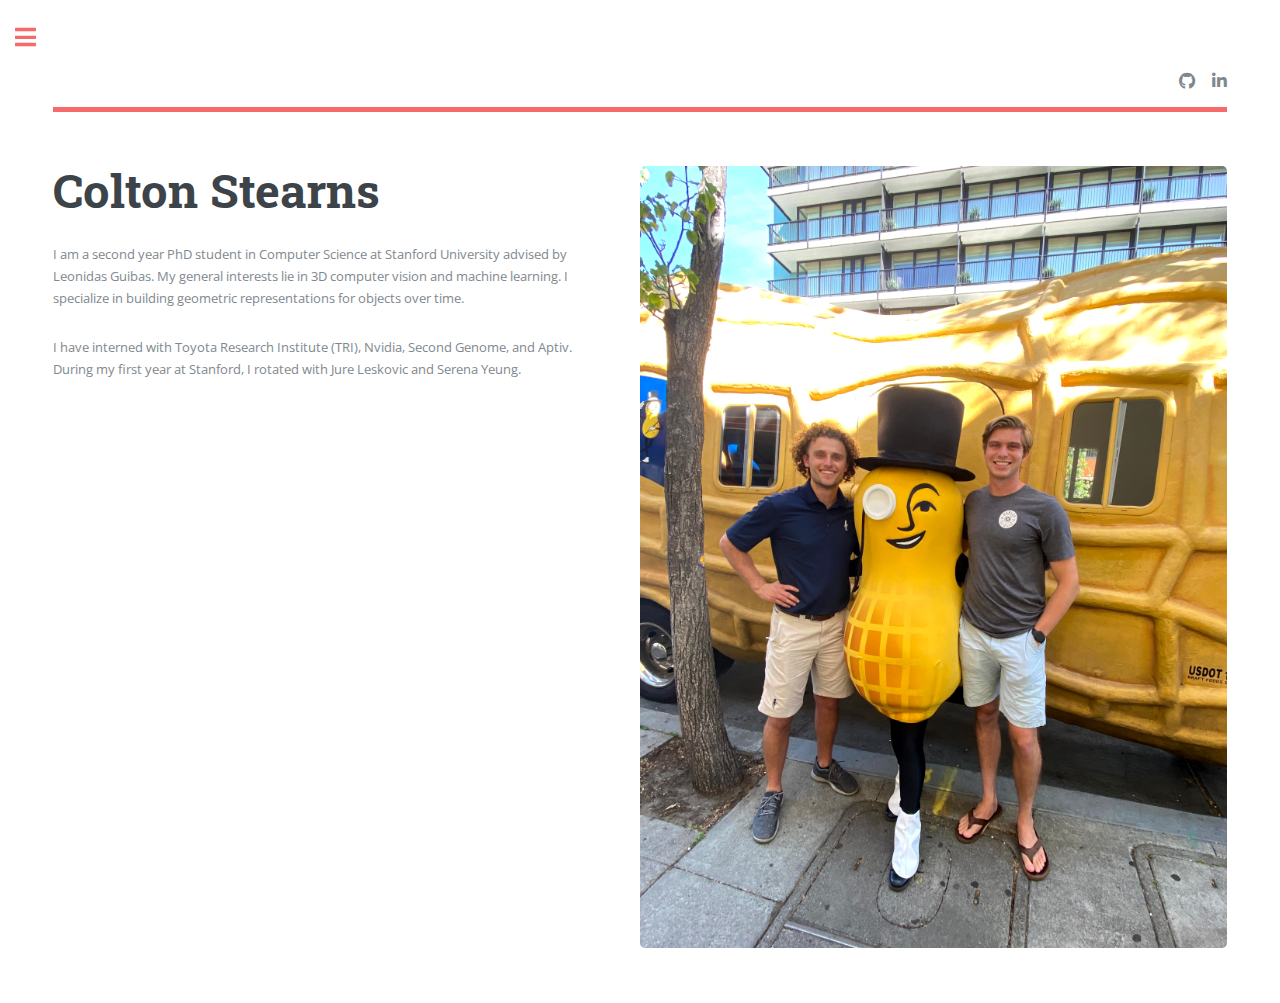
<file: main.html>
﻿<!DOCTYPE HTML>
<!--
	Editorial by HTML5 UP
	html5up.net | @ajlkn
	Free for personal and commercial use under the CCA 3.0 license (html5up.net/license)
-->
<html>
	<head>
		<title>Editorial by HTML5 UP</title>
		<meta charset="utf-8" />
		<meta name="viewport" content="width=device-width, initial-scale=0.1, maximum-scale=0.6, minimum-scale=0.1"/>
		<link rel="stylesheet" href="assets/css/main.css" />
	</head>
	<body class="is-preload">

		<!-- Wrapper -->
			<div id="wrapper">

				<!-- Main -->
					<div id="main">
						<div class="inner">

							<!-- Header -->
								<header id="header">
									<a href="main.html" class="logo"></a>
									<ul class="icons">
										<li><a href="https://github.com/coltonstearns" class="icon brands fa-github"><span class="label">Github</span></a></li>
										<li><a href="https://www.linkedin.com/in/colton-stearns/" class="icon brands fa-linkedin-in"><span class="label">Linked-In</span></a></li>
									</ul>
								</header>

							<!-- Banner -->
								<section id="banner">
									<div class="content">
										<header>
											<h1>Colton Stearns</h1>
										</header>
										<p>I am a second year PhD student in Computer Science at Stanford University advised by Leonidas Guibas. My general interests lie in 3D computer vision and machine learning. I specialize in building geometric representations for objects over time. </p>
										<p>I have interned with Toyota Research Institute (TRI), Nvidia, Second Genome, and Aptiv. During my first year at Stanford, I rotated with Jure Leskovic and Serena Yeung. </p>
										<!-- <ul class="actions">
											<li><a href="#" class="button big">Learn More</a></li>
										</ul> -->
									</div>
									<span class="image object">
										<img src="images/coltonpeanut.jpg" alt=""/>
									</span>
								</section>


						</div>
					</div>

				<!-- Sidebar -->
					<div id="sidebar">
						<div class="inner">

							<!-- Search -->
								<!-- <section id="search" class="alt">
									<form method="post" action="#">
										<input type="text" name="query" id="query" placeholder="Search" />
									</form>
								</section> -->

							<!-- Menu -->
								<nav id="menu">
									<header class="major">
										<h2>Menu</h2>
									</header>
									<ul>
										<li><a href="main.html">Homepage</a></li>
										<li><a href="research.html">Research</a></li>
										<li><a href="cv.html">CV</a></li>
									</ul>
								</nav>

							<!-- Section
								<section>
									<header class="major">
										<h2>Ante interdum</h2>
									</header>
									<div class="mini-posts">
										<article>
											<a href="#" class="image"><img src="images/pic07.jpg" alt="" /></a>
											<p>Aenean ornare velit lacus, ac varius enim lorem ullamcorper dolore aliquam.</p>
										</article>
										<article>
											<a href="#" class="image"><img src="images/pic08.jpg" alt="" /></a>
											<p>Aenean ornare velit lacus, ac varius enim lorem ullamcorper dolore aliquam.</p>
										</article>
										<article>
											<a href="#" class="image"><img src="images/pic09.jpg" alt="" /></a>
											<p>Aenean ornare velit lacus, ac varius enim lorem ullamcorper dolore aliquam.</p>
										</article>
									</div>
									<ul class="actions">
										<li><a href="#" class="button">More</a></li>
									</ul>
								</section> -->

							<!-- Section -->
								<section>
									<header class="major">
										<h2>Get in touch</h2>
									</header>
									<ul class="contact">
										<li class="icon solid fa-envelope"><a href="#">coltongs@stanford.edu</a></li>
										<!-- <li class="icon solid fa-phone">(000) 000-0000</li>
										<li class="icon solid fa-home">1234 Somewhere Road #8254<br />
										Nashville, TN 00000-0000</li> -->
									</ul>
								</section>

							<!-- Footer -->
								<!-- <footer id="footer">
									<p class="copyright">&copy; Untitled. All rights reserved. Demo Images: <a href="https://unsplash.com">Unsplash</a>. Design: <a href="https://html5up.net">HTML5 UP</a>.</p>
								</footer> -->

						</div>
					</div>

			</div>

		<!-- Scripts -->
			<script src="assets/js/jquery.min.js"></script>
			<script src="assets/js/browser.min.js"></script>
			<script src="assets/js/breakpoints.min.js"></script>
			<script src="assets/js/util.js"></script>
			<script src="assets/js/main.js"></script>

	</body>
</html>
</file>
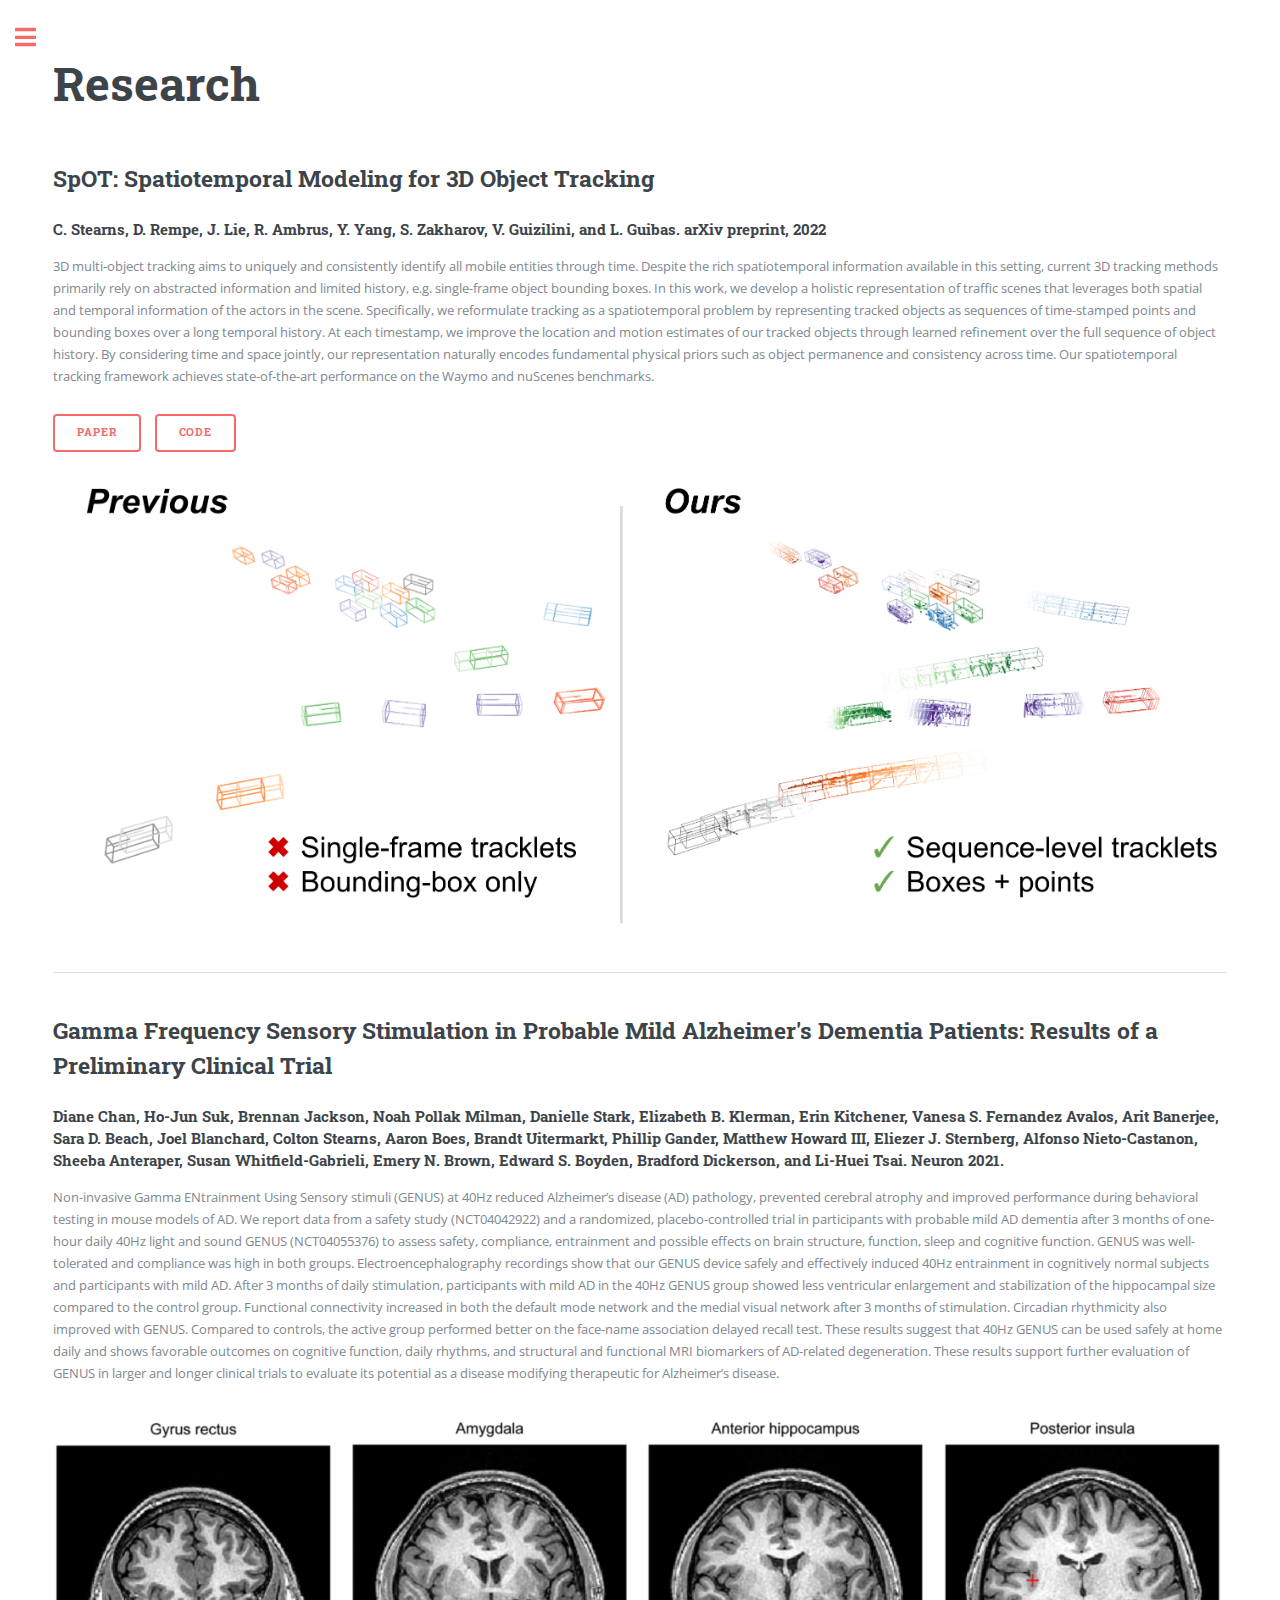
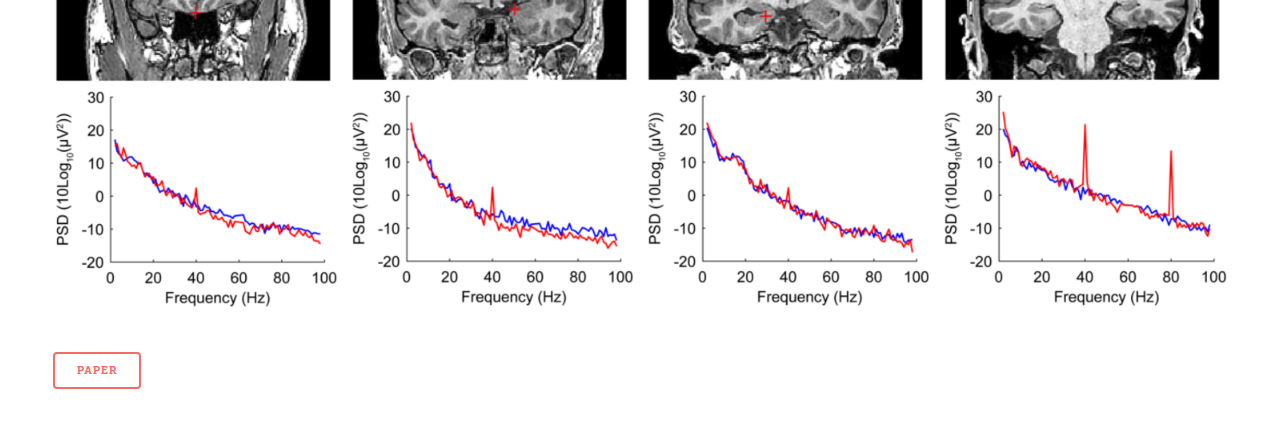
<file: research.html>
<!DOCTYPE HTML>
<!--
	Editorial by HTML5 UP
	html5up.net | @ajlkn
	Free for personal and commercial use under the CCA 3.0 license (html5up.net/license)
-->
<html>
	<head>
		<title>Research</title>
		<meta charset="utf-8" />
		<meta name="viewport" content="width=device-width, initial-scale=1.0" />
		<link rel="stylesheet" href="assets/css/main.css" />
	</head>
	<body class="is-preload">

		<!-- Wrapper -->
			<div id="wrapper">

				<!-- Main -->
					<div id="main">
						<div class="inner">

							<!-- Header -->
								<!-- <header id="header">
									<a href="index.html" class="logo"><strong>Editorial</strong> by HTML5 UP</a>
									<ul class="icons">
										<li><a href="#" class="icon brands fa-twitter"><span class="label">Twitter</span></a></li>
										<li><a href="#" class="icon brands fa-facebook-f"><span class="label">Facebook</span></a></li>
										<li><a href="#" class="icon brands fa-snapchat-ghost"><span class="label">Snapchat</span></a></li>
										<li><a href="#" class="icon brands fa-instagram"><span class="label">Instagram</span></a></li>
										<li><a href="#" class="icon brands fa-medium-m"><span class="label">Medium</span></a></li>
									</ul>
								</header> -->

							<!-- Content -->
								<section>
									<header class="main">
										<h1>Research</h1>
									</header>

									<!-- Paper 1: SpOT-->
									<h2>SpOT: Spatiotemporal Modeling for 3D Object Tracking</h2>
									<h4>C. Stearns, D. Rempe, J. Lie, R. Ambrus, Y. Yang, S. Zakharov, V. Guizilini, and L. Guibas. arXiv preprint, 2022</h4>
									<p>3D multi-object tracking aims to uniquely and consistently
										identify all mobile entities through time. Despite the rich spatiotemporal information available in this setting, current 3D tracking methods primarily rely on abstracted information and limited history, e.g.
										single-frame object bounding boxes. In this work, we develop a holistic
										representation of traffic scenes that leverages both spatial and temporal information of the actors in the scene. Specifically, we reformulate
										tracking as a spatiotemporal problem by representing tracked objects as
										sequences of time-stamped points and bounding boxes over a long temporal history. At each timestamp, we improve the location and motion
										estimates of our tracked objects through learned refinement over the
										full sequence of object history. By considering time and space jointly,
										our representation naturally encodes fundamental physical priors such
										as object permanence and consistency across time. Our spatiotemporal
										tracking framework achieves state-of-the-art performance on the Waymo
										and nuScenes benchmarks.</p>
									<ul class="actions">
										<li><a href="#" class="button">Paper</a></li>
										<li><a href="#" class="button">Code</a></li>
									</ul>
									<span class="image main"><img src="images/SpOT-teaser.png" alt="" /></span>

									<!-- Paper 2: Gamma Freq.-->
									<hr class="major" />
									<h2>Gamma Frequency Sensory Stimulation in Probable Mild Alzheimer's Dementia Patients: Results of a Preliminary Clinical Trial</h2>
									<h4> Diane Chan, Ho-Jun Suk, Brennan Jackson, Noah Pollak Milman, Danielle Stark, Elizabeth B. Klerman, Erin Kitchener, Vanesa S. Fernandez Avalos, Arit Banerjee, Sara D. Beach, Joel Blanchard, Colton Stearns, Aaron Boes, Brandt Uitermarkt, Phillip Gander, Matthew Howard III, Eliezer J. Sternberg, Alfonso Nieto-Castanon, Sheeba Anteraper, Susan Whitfield-Gabrieli, Emery N. Brown, Edward S. Boyden, Bradford Dickerson, and Li-Huei Tsai. Neuron 2021.</h4>
									<p>Non-invasive Gamma ENtrainment Using Sensory stimuli (GENUS) at 40Hz reduced Alzheimer’s disease (AD) pathology, prevented cerebral atrophy and improved performance during behavioral testing in mouse models of AD. We report data from a safety study (NCT04042922) and a randomized, placebo-controlled trial in participants with probable mild AD dementia after 3 months of one-hour daily 40Hz light and sound GENUS (NCT04055376) to assess safety, compliance, entrainment and possible effects on brain structure, function, sleep and cognitive function. GENUS was well-tolerated and compliance was high in both groups. Electroencephalography recordings show that our GENUS device safely and effectively induced 40Hz entrainment in cognitively normal subjects and participants with mild AD. After 3 months of daily stimulation, participants with mild AD in the 40Hz GENUS group showed less ventricular enlargement and stabilization of the hippocampal size compared to the control group. Functional connectivity increased in both the default mode network and the medial visual network after 3 months of stimulation. Circadian rhythmicity also improved with GENUS. Compared to controls, the active group performed better on the face-name association delayed recall test. These results suggest that 40Hz GENUS can be used safely at home daily and shows favorable outcomes on cognitive function, daily rhythms, and structural and functional MRI biomarkers of AD-related degeneration. These results support further evaluation of GENUS in larger and longer clinical trials to evaluate its potential as a disease modifying therapeutic for Alzheimer’s disease.</p>
									<span class="image main"><img src="images/gamma-freq.png" alt="" /></span>
									<ul class="actions">
										<li><a href="https://www.medrxiv.org/content/10.1101/2021.03.01.21252717v2" class="button">Paper</a></li>
									</ul>
								</section>

						</div>
					</div>

				<!-- Sidebar -->
					<div id="sidebar">
						<div class="inner">

							<!-- Search -->
								<!-- <section id="search" class="alt">
									<form method="post" action="#">
										<input type="text" name="query" id="query" placeholder="Search" />
									</form>
								</section> -->

							<!-- Menu -->
								<nav id="menu">
									<header class="major">
										<h2>Menu</h2>
									</header>
									<ul>
										<li><a href="index.html">Homepage</a></li>
										<li><a href="research.html">Research</a></li>
										<li><a href="cv.html">CV</a></li>
									</ul>
								</nav>

							<!-- Section
								<section>
									<header class="major">
										<h2>Ante interdum</h2>
									</header>
									<div class="mini-posts">
										<article>
											<a href="#" class="image"><img src="images/pic07.jpg" alt="" /></a>
											<p>Aenean ornare velit lacus, ac varius enim lorem ullamcorper dolore aliquam.</p>
										</article>
										<article>
											<a href="#" class="image"><img src="images/pic08.jpg" alt="" /></a>
											<p>Aenean ornare velit lacus, ac varius enim lorem ullamcorper dolore aliquam.</p>
										</article>
										<article>
											<a href="#" class="image"><img src="images/pic09.jpg" alt="" /></a>
											<p>Aenean ornare velit lacus, ac varius enim lorem ullamcorper dolore aliquam.</p>
										</article>
									</div>
									<ul class="actions">
										<li><a href="#" class="button">More</a></li>
									</ul>
								</section> -->

							<!-- Section -->
							<section>
								<header class="major">
									<h2>Get in touch</h2>
								</header>
								<ul class="contact">
									<li class="icon solid fa-envelope"><a href="#">coltongs@stanford.edu</a></li>
									<!-- <li class="icon solid fa-phone">(000) 000-0000</li>
									<li class="icon solid fa-home">1234 Somewhere Road #8254<br />
									Nashville, TN 00000-0000</li> -->
								</ul>
							</section>

							<!-- Footer -->
								<!-- <footer id="footer">
									<p class="copyright">&copy; Untitled. All rights reserved. Demo Images: <a href="https://unsplash.com">Unsplash</a>. Design: <a href="https://html5up.net">HTML5 UP</a>.</p>
								</footer> -->

						</div>
					</div>

			</div>

		<!-- Scripts -->
			<script src="assets/js/jquery.min.js"></script>
			<script src="assets/js/browser.min.js"></script>
			<script src="assets/js/breakpoints.min.js"></script>
			<script src="assets/js/util.js"></script>
			<script src="assets/js/main.js"></script>

	</body>
</html>
</file>
<file: assets/css/main.css>
@import url(fontawesome-all.min.css);
@import url("https://fonts.googleapis.com/css?family=Open+Sans:400,600,400italic,600italic|Roboto+Slab:400,700");
/*
	Editorial by HTML5 UP
	html5up.net | @ajlkn
	Free for personal and commercial use under the CCA 3.0 license (html5up.net/license)
*/
html, body, div, span, applet, object,
iframe, h1, h2, h3, h4, h5, h6, p, blockquote,
pre, a, abbr, acronym, address, big, cite,
code, del, dfn, em, img, ins, kbd, q, s, samp,
small, strike, strong, sub, sup, tt, var, b,
u, i, center, dl, dt, dd, ol, ul, li, fieldset,
form, label, legend, table, caption, tbody,
tfoot, thead, tr, th, td, article, aside,
canvas, details, embed, figure, figcaption,
footer, header, hgroup, menu, nav, output, ruby,
section, summary, time, mark, audio, video {
  margin: 0;
  padding: 0;
  border: 0;
  font-size: 100%;
  font: inherit;
  vertical-align: baseline; }

article, aside, details, figcaption, figure,
footer, header, hgroup, menu, nav, section {
  display: block; }

body {
  line-height: 1; }

ol, ul {
  list-style: none; }

blockquote, q {
  quotes: none; }
  blockquote:before, blockquote:after, q:before, q:after {
    content: '';
    content: none; }

table {
  border-collapse: collapse;
  border-spacing: 0; }

body {
  -webkit-text-size-adjust: none; }

mark {
  background-color: transparent;
  color: inherit; }

input::-moz-focus-inner {
  border: 0;
  padding: 0; }

input, select, textarea {
  -moz-appearance: none;
  -webkit-appearance: none;
  -ms-appearance: none;
  appearance: none; }

/* Basic */
@-ms-viewport {
  width: device-width; }

body {
  -ms-overflow-style: scrollbar; }

@media screen and (max-width: 480px) {
  html, body {
    min-width: 320px; } }

html {
  box-sizing: border-box; }

*, *:before, *:after {
  box-sizing: inherit; }

body {
  background: #ffffff; }
  body.is-preload *, body.is-preload *:before, body.is-preload *:after, body.is-resizing *, body.is-resizing *:before, body.is-resizing *:after {
    -moz-animation: none !important;
    -webkit-animation: none !important;
    -ms-animation: none !important;
    animation: none !important;
    -moz-transition: none !important;
    -webkit-transition: none !important;
    -ms-transition: none !important;
    transition: none !important; }

/* Type */
body, input, select, textarea {
  color: #7f888f;
  font-family: "Open Sans", sans-serif;
  font-size: 13pt;
  font-weight: 400;
  line-height: 1.65; }
  @media screen and (max-width: 1680px) {
    body, input, select, textarea {
      font-size: 11pt; } }
  @media screen and (max-width: 1280px) {
    body, input, select, textarea {
      font-size: 10pt; } }
  @media screen and (max-width: 360px) {
    body, input, select, textarea {
      font-size: 9pt; } }

a {
  -moz-transition: color 0.2s ease-in-out, border-bottom-color 0.2s ease-in-out;
  -webkit-transition: color 0.2s ease-in-out, border-bottom-color 0.2s ease-in-out;
  -ms-transition: color 0.2s ease-in-out, border-bottom-color 0.2s ease-in-out;
  transition: color 0.2s ease-in-out, border-bottom-color 0.2s ease-in-out;
  border-bottom: dotted 1px;
  color: #f56a6a;
  text-decoration: none; }
  a:hover {
    border-bottom-color: #f56a6a;
    color: #f56a6a !important; }
    a:hover strong {
      color: inherit; }

strong, b {
  color: #3d4449;
  font-weight: 600; }

em, i {
  font-style: italic; }

p {
  margin: 0 0 2em 0; }

h1, h2, h3, h4, h5, h6 {
  color: #3d4449;
  font-family: "Roboto Slab", serif;
  font-weight: 700;
  line-height: 1.5;
  margin: 0 0 1em 0; }
  h1 a, h2 a, h3 a, h4 a, h5 a, h6 a {
    color: inherit;
    text-decoration: none;
    border-bottom: 0; }

h1 {
  font-size: 4em;
  margin: 0 0 0.5em 0;
  line-height: 1.3; }

h2 {
  font-size: 1.75em; }

h3 {
  font-size: 1.25em; }

h4 {
  font-size: 1.1em; }

h5 {
  font-size: 0.9em; }

h6 {
  font-size: 0.7em; }

@media screen and (max-width: 1680px) {
  h1 {
    font-size: 3.5em; } }

@media screen and (max-width: 980px) {
  h1 {
    font-size: 3.25em; } }

@media screen and (max-width: 736px) {
  h1 {
    font-size: 2em;
    line-height: 1.4; }
  h2 {
    font-size: 1.5em; } }

sub {
  font-size: 0.8em;
  position: relative;
  top: 0.5em; }

sup {
  font-size: 0.8em;
  position: relative;
  top: -0.5em; }

blockquote {
  border-left: solid 3px rgba(210, 215, 217, 0.75);
  font-style: italic;
  margin: 0 0 2em 0;
  padding: 0.5em 0 0.5em 2em; }

code {
  background: rgba(230, 235, 237, 0.25);
  border-radius: 0.375em;
  border: solid 1px rgba(210, 215, 217, 0.75);
  font-family: "Courier New", monospace;
  font-size: 0.9em;
  margin: 0 0.25em;
  padding: 0.25em 0.65em; }

pre {
  -webkit-overflow-scrolling: touch;
  font-family: "Courier New", monospace;
  font-size: 0.9em;
  margin: 0 0 2em 0; }
  pre code {
    display: block;
    line-height: 1.75;
    padding: 1em 1.5em;
    overflow-x: auto; }

hr {
  border: 0;
  border-bottom: solid 1px rgba(210, 215, 217, 0.75);
  margin: 2em 0; }
  hr.major {
    margin: 3em 0; }

.align-left {
  text-align: left; }

.align-center {
  text-align: center; }

.align-right {
  text-align: right; }

/* Row */
.row {
  display: flex;
  flex-wrap: wrap;
  box-sizing: border-box;
  align-items: stretch; }
  .row > * {
    box-sizing: border-box; }
  .row.gtr-uniform > * > :last-child {
    margin-bottom: 0; }
  .row.aln-left {
    justify-content: flex-start; }
  .row.aln-center {
    justify-content: center; }
  .row.aln-right {
    justify-content: flex-end; }
  .row.aln-top {
    align-items: flex-start; }
  .row.aln-middle {
    align-items: center; }
  .row.aln-bottom {
    align-items: flex-end; }
  .row > .imp {
    order: -1; }
  .row > .col-1 {
    width: 8.33333%; }
  .row > .off-1 {
    margin-left: 8.33333%; }
  .row > .col-2 {
    width: 16.66667%; }
  .row > .off-2 {
    margin-left: 16.66667%; }
  .row > .col-3 {
    width: 25%; }
  .row > .off-3 {
    margin-left: 25%; }
  .row > .col-4 {
    width: 33.33333%; }
  .row > .off-4 {
    margin-left: 33.33333%; }
  .row > .col-5 {
    width: 41.66667%; }
  .row > .off-5 {
    margin-left: 41.66667%; }
  .row > .col-6 {
    width: 50%; }
  .row > .off-6 {
    margin-left: 50%; }
  .row > .col-7 {
    width: 58.33333%; }
  .row > .off-7 {
    margin-left: 58.33333%; }
  .row > .col-8 {
    width: 66.66667%; }
  .row > .off-8 {
    margin-left: 66.66667%; }
  .row > .col-9 {
    width: 75%; }
  .row > .off-9 {
    margin-left: 75%; }
  .row > .col-10 {
    width: 83.33333%; }
  .row > .off-10 {
    margin-left: 83.33333%; }
  .row > .col-11 {
    width: 91.66667%; }
  .row > .off-11 {
    margin-left: 91.66667%; }
  .row > .col-12 {
    width: 100%; }
  .row > .off-12 {
    margin-left: 100%; }
  .row.gtr-0 {
    margin-top: 0;
    margin-left: 0em; }
    .row.gtr-0 > * {
      padding: 0 0 0 0em; }
    .row.gtr-0.gtr-uniform {
      margin-top: 0em; }
      .row.gtr-0.gtr-uniform > * {
        padding-top: 0em; }
  .row.gtr-25 {
    margin-top: 0;
    margin-left: -0.375em; }
    .row.gtr-25 > * {
      padding: 0 0 0 0.375em; }
    .row.gtr-25.gtr-uniform {
      margin-top: -0.375em; }
      .row.gtr-25.gtr-uniform > * {
        padding-top: 0.375em; }
  .row.gtr-50 {
    margin-top: 0;
    margin-left: -0.75em; }
    .row.gtr-50 > * {
      padding: 0 0 0 0.75em; }
    .row.gtr-50.gtr-uniform {
      margin-top: -0.75em; }
      .row.gtr-50.gtr-uniform > * {
        padding-top: 0.75em; }
  .row {
    margin-top: 0;
    margin-left: -1.5em; }
    .row > * {
      padding: 0 0 0 1.5em; }
    .row.gtr-uniform {
      margin-top: -1.5em; }
      .row.gtr-uniform > * {
        padding-top: 1.5em; }
  .row.gtr-150 {
    margin-top: 0;
    margin-left: -2.25em; }
    .row.gtr-150 > * {
      padding: 0 0 0 2.25em; }
    .row.gtr-150.gtr-uniform {
      margin-top: -2.25em; }
      .row.gtr-150.gtr-uniform > * {
        padding-top: 2.25em; }
  .row.gtr-200 {
    margin-top: 0;
    margin-left: -3em; }
    .row.gtr-200 > * {
      padding: 0 0 0 3em; }
    .row.gtr-200.gtr-uniform {
      margin-top: -3em; }
      .row.gtr-200.gtr-uniform > * {
        padding-top: 3em; }
  @media screen and (max-width: 1680px) {
    .row {
      display: flex;
      flex-wrap: wrap;
      box-sizing: border-box;
      align-items: stretch; }
      .row > * {
        box-sizing: border-box; }
      .row.gtr-uniform > * > :last-child {
        margin-bottom: 0; }
      .row.aln-left {
        justify-content: flex-start; }
      .row.aln-center {
        justify-content: center; }
      .row.aln-right {
        justify-content: flex-end; }
      .row.aln-top {
        align-items: flex-start; }
      .row.aln-middle {
        align-items: center; }
      .row.aln-bottom {
        align-items: flex-end; }
      .row > .imp-xlarge {
        order: -1; }
      .row > .col-1-xlarge {
        width: 8.33333%; }
      .row > .off-1-xlarge {
        margin-left: 8.33333%; }
      .row > .col-2-xlarge {
        width: 16.66667%; }
      .row > .off-2-xlarge {
        margin-left: 16.66667%; }
      .row > .col-3-xlarge {
        width: 25%; }
      .row > .off-3-xlarge {
        margin-left: 25%; }
      .row > .col-4-xlarge {
        width: 33.33333%; }
      .row > .off-4-xlarge {
        margin-left: 33.33333%; }
      .row > .col-5-xlarge {
        width: 41.66667%; }
      .row > .off-5-xlarge {
        margin-left: 41.66667%; }
      .row > .col-6-xlarge {
        width: 50%; }
      .row > .off-6-xlarge {
        margin-left: 50%; }
      .row > .col-7-xlarge {
        width: 58.33333%; }
      .row > .off-7-xlarge {
        margin-left: 58.33333%; }
      .row > .col-8-xlarge {
        width: 66.66667%; }
      .row > .off-8-xlarge {
        margin-left: 66.66667%; }
      .row > .col-9-xlarge {
        width: 75%; }
      .row > .off-9-xlarge {
        margin-left: 75%; }
      .row > .col-10-xlarge {
        width: 83.33333%; }
      .row > .off-10-xlarge {
        margin-left: 83.33333%; }
      .row > .col-11-xlarge {
        width: 91.66667%; }
      .row > .off-11-xlarge {
        margin-left: 91.66667%; }
      .row > .col-12-xlarge {
        width: 100%; }
      .row > .off-12-xlarge {
        margin-left: 100%; }
      .row.gtr-0 {
        margin-top: 0;
        margin-left: 0em; }
        .row.gtr-0 > * {
          padding: 0 0 0 0em; }
        .row.gtr-0.gtr-uniform {
          margin-top: 0em; }
          .row.gtr-0.gtr-uniform > * {
            padding-top: 0em; }
      .row.gtr-25 {
        margin-top: 0;
        margin-left: -0.375em; }
        .row.gtr-25 > * {
          padding: 0 0 0 0.375em; }
        .row.gtr-25.gtr-uniform {
          margin-top: -0.375em; }
          .row.gtr-25.gtr-uniform > * {
            padding-top: 0.375em; }
      .row.gtr-50 {
        margin-top: 0;
        margin-left: -0.75em; }
        .row.gtr-50 > * {
          padding: 0 0 0 0.75em; }
        .row.gtr-50.gtr-uniform {
          margin-top: -0.75em; }
          .row.gtr-50.gtr-uniform > * {
            padding-top: 0.75em; }
      .row {
        margin-top: 0;
        margin-left: -1.5em; }
        .row > * {
          padding: 0 0 0 1.5em; }
        .row.gtr-uniform {
          margin-top: -1.5em; }
          .row.gtr-uniform > * {
            padding-top: 1.5em; }
      .row.gtr-150 {
        margin-top: 0;
        margin-left: -2.25em; }
        .row.gtr-150 > * {
          padding: 0 0 0 2.25em; }
        .row.gtr-150.gtr-uniform {
          margin-top: -2.25em; }
          .row.gtr-150.gtr-uniform > * {
            padding-top: 2.25em; }
      .row.gtr-200 {
        margin-top: 0;
        margin-left: -3em; }
        .row.gtr-200 > * {
          padding: 0 0 0 3em; }
        .row.gtr-200.gtr-uniform {
          margin-top: -3em; }
          .row.gtr-200.gtr-uniform > * {
            padding-top: 3em; } }
  @media screen and (max-width: 1280px) {
    .row {
      display: flex;
      flex-wrap: wrap;
      box-sizing: border-box;
      align-items: stretch; }
      .row > * {
        box-sizing: border-box; }
      .row.gtr-uniform > * > :last-child {
        margin-bottom: 0; }
      .row.aln-left {
        justify-content: flex-start; }
      .row.aln-center {
        justify-content: center; }
      .row.aln-right {
        justify-content: flex-end; }
      .row.aln-top {
        align-items: flex-start; }
      .row.aln-middle {
        align-items: center; }
      .row.aln-bottom {
        align-items: flex-end; }
      .row > .imp-large {
        order: -1; }
      .row > .col-1-large {
        width: 8.33333%; }
      .row > .off-1-large {
        margin-left: 8.33333%; }
      .row > .col-2-large {
        width: 16.66667%; }
      .row > .off-2-large {
        margin-left: 16.66667%; }
      .row > .col-3-large {
        width: 25%; }
      .row > .off-3-large {
        margin-left: 25%; }
      .row > .col-4-large {
        width: 33.33333%; }
      .row > .off-4-large {
        margin-left: 33.33333%; }
      .row > .col-5-large {
        width: 41.66667%; }
      .row > .off-5-large {
        margin-left: 41.66667%; }
      .row > .col-6-large {
        width: 50%; }
      .row > .off-6-large {
        margin-left: 50%; }
      .row > .col-7-large {
        width: 58.33333%; }
      .row > .off-7-large {
        margin-left: 58.33333%; }
      .row > .col-8-large {
        width: 66.66667%; }
      .row > .off-8-large {
        margin-left: 66.66667%; }
      .row > .col-9-large {
        width: 75%; }
      .row > .off-9-large {
        margin-left: 75%; }
      .row > .col-10-large {
        width: 83.33333%; }
      .row > .off-10-large {
        margin-left: 83.33333%; }
      .row > .col-11-large {
        width: 91.66667%; }
      .row > .off-11-large {
        margin-left: 91.66667%; }
      .row > .col-12-large {
        width: 100%; }
      .row > .off-12-large {
        margin-left: 100%; }
      .row.gtr-0 {
        margin-top: 0;
        margin-left: 0em; }
        .row.gtr-0 > * {
          padding: 0 0 0 0em; }
        .row.gtr-0.gtr-uniform {
          margin-top: 0em; }
          .row.gtr-0.gtr-uniform > * {
            padding-top: 0em; }
      .row.gtr-25 {
        margin-top: 0;
        margin-left: -0.375em; }
        .row.gtr-25 > * {
          padding: 0 0 0 0.375em; }
        .row.gtr-25.gtr-uniform {
          margin-top: -0.375em; }
          .row.gtr-25.gtr-uniform > * {
            padding-top: 0.375em; }
      .row.gtr-50 {
        margin-top: 0;
        margin-left: -0.75em; }
        .row.gtr-50 > * {
          padding: 0 0 0 0.75em; }
        .row.gtr-50.gtr-uniform {
          margin-top: -0.75em; }
          .row.gtr-50.gtr-uniform > * {
            padding-top: 0.75em; }
      .row {
        margin-top: 0;
        margin-left: -1.5em; }
        .row > * {
          padding: 0 0 0 1.5em; }
        .row.gtr-uniform {
          margin-top: -1.5em; }
          .row.gtr-uniform > * {
            padding-top: 1.5em; }
      .row.gtr-150 {
        margin-top: 0;
        margin-left: -2.25em; }
        .row.gtr-150 > * {
          padding: 0 0 0 2.25em; }
        .row.gtr-150.gtr-uniform {
          margin-top: -2.25em; }
          .row.gtr-150.gtr-uniform > * {
            padding-top: 2.25em; }
      .row.gtr-200 {
        margin-top: 0;
        margin-left: -3em; }
        .row.gtr-200 > * {
          padding: 0 0 0 3em; }
        .row.gtr-200.gtr-uniform {
          margin-top: -3em; }
          .row.gtr-200.gtr-uniform > * {
            padding-top: 3em; } }
  @media screen and (max-width: 980px) {
    .row {
      display: flex;
      flex-wrap: wrap;
      box-sizing: border-box;
      align-items: stretch; }
      .row > * {
        box-sizing: border-box; }
      .row.gtr-uniform > * > :last-child {
        margin-bottom: 0; }
      .row.aln-left {
        justify-content: flex-start; }
      .row.aln-center {
        justify-content: center; }
      .row.aln-right {
        justify-content: flex-end; }
      .row.aln-top {
        align-items: flex-start; }
      .row.aln-middle {
        align-items: center; }
      .row.aln-bottom {
        align-items: flex-end; }
      .row > .imp-medium {
        order: -1; }
      .row > .col-1-medium {
        width: 8.33333%; }
      .row > .off-1-medium {
        margin-left: 8.33333%; }
      .row > .col-2-medium {
        width: 16.66667%; }
      .row > .off-2-medium {
        margin-left: 16.66667%; }
      .row > .col-3-medium {
        width: 25%; }
      .row > .off-3-medium {
        margin-left: 25%; }
      .row > .col-4-medium {
        width: 33.33333%; }
      .row > .off-4-medium {
        margin-left: 33.33333%; }
      .row > .col-5-medium {
        width: 41.66667%; }
      .row > .off-5-medium {
        margin-left: 41.66667%; }
      .row > .col-6-medium {
        width: 50%; }
      .row > .off-6-medium {
        margin-left: 50%; }
      .row > .col-7-medium {
        width: 58.33333%; }
      .row > .off-7-medium {
        margin-left: 58.33333%; }
      .row > .col-8-medium {
        width: 66.66667%; }
      .row > .off-8-medium {
        margin-left: 66.66667%; }
      .row > .col-9-medium {
        width: 75%; }
      .row > .off-9-medium {
        margin-left: 75%; }
      .row > .col-10-medium {
        width: 83.33333%; }
      .row > .off-10-medium {
        margin-left: 83.33333%; }
      .row > .col-11-medium {
        width: 91.66667%; }
      .row > .off-11-medium {
        margin-left: 91.66667%; }
      .row > .col-12-medium {
        width: 100%; }
      .row > .off-12-medium {
        margin-left: 100%; }
      .row.gtr-0 {
        margin-top: 0;
        margin-left: 0em; }
        .row.gtr-0 > * {
          padding: 0 0 0 0em; }
        .row.gtr-0.gtr-uniform {
          margin-top: 0em; }
          .row.gtr-0.gtr-uniform > * {
            padding-top: 0em; }
      .row.gtr-25 {
        margin-top: 0;
        margin-left: -0.375em; }
        .row.gtr-25 > * {
          padding: 0 0 0 0.375em; }
        .row.gtr-25.gtr-uniform {
          margin-top: -0.375em; }
          .row.gtr-25.gtr-uniform > * {
            padding-top: 0.375em; }
      .row.gtr-50 {
        margin-top: 0;
        margin-left: -0.75em; }
        .row.gtr-50 > * {
          padding: 0 0 0 0.75em; }
        .row.gtr-50.gtr-uniform {
          margin-top: -0.75em; }
          .row.gtr-50.gtr-uniform > * {
            padding-top: 0.75em; }
      .row {
        margin-top: 0;
        margin-left: -1.5em; }
        .row > * {
          padding: 0 0 0 1.5em; }
        .row.gtr-uniform {
          margin-top: -1.5em; }
          .row.gtr-uniform > * {
            padding-top: 1.5em; }
      .row.gtr-150 {
        margin-top: 0;
        margin-left: -2.25em; }
        .row.gtr-150 > * {
          padding: 0 0 0 2.25em; }
        .row.gtr-150.gtr-uniform {
          margin-top: -2.25em; }
          .row.gtr-150.gtr-uniform > * {
            padding-top: 2.25em; }
      .row.gtr-200 {
        margin-top: 0;
        margin-left: -3em; }
        .row.gtr-200 > * {
          padding: 0 0 0 3em; }
        .row.gtr-200.gtr-uniform {
          margin-top: -3em; }
          .row.gtr-200.gtr-uniform > * {
            padding-top: 3em; } }
  @media screen and (max-width: 736px) {
    .row {
      display: flex;
      flex-wrap: wrap;
      box-sizing: border-box;
      align-items: stretch; }
      .row > * {
        box-sizing: border-box; }
      .row.gtr-uniform > * > :last-child {
        margin-bottom: 0; }
      .row.aln-left {
        justify-content: flex-start; }
      .row.aln-center {
        justify-content: center; }
      .row.aln-right {
        justify-content: flex-end; }
      .row.aln-top {
        align-items: flex-start; }
      .row.aln-middle {
        align-items: center; }
      .row.aln-bottom {
        align-items: flex-end; }
      .row > .imp-small {
        order: -1; }
      .row > .col-1-small {
        width: 8.33333%; }
      .row > .off-1-small {
        margin-left: 8.33333%; }
      .row > .col-2-small {
        width: 16.66667%; }
      .row > .off-2-small {
        margin-left: 16.66667%; }
      .row > .col-3-small {
        width: 25%; }
      .row > .off-3-small {
        margin-left: 25%; }
      .row > .col-4-small {
        width: 33.33333%; }
      .row > .off-4-small {
        margin-left: 33.33333%; }
      .row > .col-5-small {
        width: 41.66667%; }
      .row > .off-5-small {
        margin-left: 41.66667%; }
      .row > .col-6-small {
        width: 50%; }
      .row > .off-6-small {
        margin-left: 50%; }
      .row > .col-7-small {
        width: 58.33333%; }
      .row > .off-7-small {
        margin-left: 58.33333%; }
      .row > .col-8-small {
        width: 66.66667%; }
      .row > .off-8-small {
        margin-left: 66.66667%; }
      .row > .col-9-small {
        width: 75%; }
      .row > .off-9-small {
        margin-left: 75%; }
      .row > .col-10-small {
        width: 83.33333%; }
      .row > .off-10-small {
        margin-left: 83.33333%; }
      .row > .col-11-small {
        width: 91.66667%; }
      .row > .off-11-small {
        margin-left: 91.66667%; }
      .row > .col-12-small {
        width: 100%; }
      .row > .off-12-small {
        margin-left: 100%; }
      .row.gtr-0 {
        margin-top: 0;
        margin-left: 0em; }
        .row.gtr-0 > * {
          padding: 0 0 0 0em; }
        .row.gtr-0.gtr-uniform {
          margin-top: 0em; }
          .row.gtr-0.gtr-uniform > * {
            padding-top: 0em; }
      .row.gtr-25 {
        margin-top: 0;
        margin-left: -0.375em; }
        .row.gtr-25 > * {
          padding: 0 0 0 0.375em; }
        .row.gtr-25.gtr-uniform {
          margin-top: -0.375em; }
          .row.gtr-25.gtr-uniform > * {
            padding-top: 0.375em; }
      .row.gtr-50 {
        margin-top: 0;
        margin-left: -0.75em; }
        .row.gtr-50 > * {
          padding: 0 0 0 0.75em; }
        .row.gtr-50.gtr-uniform {
          margin-top: -0.75em; }
          .row.gtr-50.gtr-uniform > * {
            padding-top: 0.75em; }
      .row {
        margin-top: 0;
        margin-left: -1.5em; }
        .row > * {
          padding: 0 0 0 1.5em; }
        .row.gtr-uniform {
          margin-top: -1.5em; }
          .row.gtr-uniform > * {
            padding-top: 1.5em; }
      .row.gtr-150 {
        margin-top: 0;
        margin-left: -2.25em; }
        .row.gtr-150 > * {
          padding: 0 0 0 2.25em; }
        .row.gtr-150.gtr-uniform {
          margin-top: -2.25em; }
          .row.gtr-150.gtr-uniform > * {
            padding-top: 2.25em; }
      .row.gtr-200 {
        margin-top: 0;
        margin-left: -3em; }
        .row.gtr-200 > * {
          padding: 0 0 0 3em; }
        .row.gtr-200.gtr-uniform {
          margin-top: -3em; }
          .row.gtr-200.gtr-uniform > * {
            padding-top: 3em; } }
  @media screen and (max-width: 480px) {
    .row {
      display: flex;
      flex-wrap: wrap;
      box-sizing: border-box;
      align-items: stretch; }
      .row > * {
        box-sizing: border-box; }
      .row.gtr-uniform > * > :last-child {
        margin-bottom: 0; }
      .row.aln-left {
        justify-content: flex-start; }
      .row.aln-center {
        justify-content: center; }
      .row.aln-right {
        justify-content: flex-end; }
      .row.aln-top {
        align-items: flex-start; }
      .row.aln-middle {
        align-items: center; }
      .row.aln-bottom {
        align-items: flex-end; }
      .row > .imp-xsmall {
        order: -1; }
      .row > .col-1-xsmall {
        width: 8.33333%; }
      .row > .off-1-xsmall {
        margin-left: 8.33333%; }
      .row > .col-2-xsmall {
        width: 16.66667%; }
      .row > .off-2-xsmall {
        margin-left: 16.66667%; }
      .row > .col-3-xsmall {
        width: 25%; }
      .row > .off-3-xsmall {
        margin-left: 25%; }
      .row > .col-4-xsmall {
        width: 33.33333%; }
      .row > .off-4-xsmall {
        margin-left: 33.33333%; }
      .row > .col-5-xsmall {
        width: 41.66667%; }
      .row > .off-5-xsmall {
        margin-left: 41.66667%; }
      .row > .col-6-xsmall {
        width: 50%; }
      .row > .off-6-xsmall {
        margin-left: 50%; }
      .row > .col-7-xsmall {
        width: 58.33333%; }
      .row > .off-7-xsmall {
        margin-left: 58.33333%; }
      .row > .col-8-xsmall {
        width: 66.66667%; }
      .row > .off-8-xsmall {
        margin-left: 66.66667%; }
      .row > .col-9-xsmall {
        width: 75%; }
      .row > .off-9-xsmall {
        margin-left: 75%; }
      .row > .col-10-xsmall {
        width: 83.33333%; }
      .row > .off-10-xsmall {
        margin-left: 83.33333%; }
      .row > .col-11-xsmall {
        width: 91.66667%; }
      .row > .off-11-xsmall {
        margin-left: 91.66667%; }
      .row > .col-12-xsmall {
        width: 100%; }
      .row > .off-12-xsmall {
        margin-left: 100%; }
      .row.gtr-0 {
        margin-top: 0;
        margin-left: 0em; }
        .row.gtr-0 > * {
          padding: 0 0 0 0em; }
        .row.gtr-0.gtr-uniform {
          margin-top: 0em; }
          .row.gtr-0.gtr-uniform > * {
            padding-top: 0em; }
      .row.gtr-25 {
        margin-top: 0;
        margin-left: -0.375em; }
        .row.gtr-25 > * {
          padding: 0 0 0 0.375em; }
        .row.gtr-25.gtr-uniform {
          margin-top: -0.375em; }
          .row.gtr-25.gtr-uniform > * {
            padding-top: 0.375em; }
      .row.gtr-50 {
        margin-top: 0;
        margin-left: -0.75em; }
        .row.gtr-50 > * {
          padding: 0 0 0 0.75em; }
        .row.gtr-50.gtr-uniform {
          margin-top: -0.75em; }
          .row.gtr-50.gtr-uniform > * {
            padding-top: 0.75em; }
      .row {
        margin-top: 0;
        margin-left: -1.5em; }
        .row > * {
          padding: 0 0 0 1.5em; }
        .row.gtr-uniform {
          margin-top: -1.5em; }
          .row.gtr-uniform > * {
            padding-top: 1.5em; }
      .row.gtr-150 {
        margin-top: 0;
        margin-left: -2.25em; }
        .row.gtr-150 > * {
          padding: 0 0 0 2.25em; }
        .row.gtr-150.gtr-uniform {
          margin-top: -2.25em; }
          .row.gtr-150.gtr-uniform > * {
            padding-top: 2.25em; }
      .row.gtr-200 {
        margin-top: 0;
        margin-left: -3em; }
        .row.gtr-200 > * {
          padding: 0 0 0 3em; }
        .row.gtr-200.gtr-uniform {
          margin-top: -3em; }
          .row.gtr-200.gtr-uniform > * {
            padding-top: 3em; } }

/* Section/Article */
section.special, article.special {
  text-align: center; }

header p {
  font-family: "Roboto Slab", serif;
  font-size: 1em;
  font-weight: 400;
  letter-spacing: 0.075em;
  margin-top: -0.5em;
  text-transform: uppercase; }

header.major > :last-child {
  border-bottom: solid 3px #f56a6a;
  display: inline-block;
  margin: 0 0 2em 0;
  padding: 0 0.75em 0.5em 0; }

header.main > :last-child {
  margin: 0 0 1em 0; }

/* Form */
form {
  margin: 0 0 2em 0; }

label {
  color: #3d4449;
  display: block;
  font-size: 0.9em;
  font-weight: 600;
  margin: 0 0 1em 0; }

input[type="text"],
input[type="password"],
input[type="email"],
input[type="tel"],
input[type="search"],
input[type="url"],
select,
textarea {
  -moz-appearance: none;
  -webkit-appearance: none;
  -ms-appearance: none;
  appearance: none;
  background: #ffffff;
  border-radius: 0.375em;
  border: none;
  border: solid 1px rgba(210, 215, 217, 0.75);
  color: inherit;
  display: block;
  outline: 0;
  padding: 0 1em;
  text-decoration: none;
  width: 100%; }
  input[type="text"]:invalid,
  input[type="password"]:invalid,
  input[type="email"]:invalid,
  input[type="tel"]:invalid,
  input[type="search"]:invalid,
  input[type="url"]:invalid,
  select:invalid,
  textarea:invalid {
    box-shadow: none; }
  input[type="text"]:focus,
  input[type="password"]:focus,
  input[type="email"]:focus,
  input[type="tel"]:focus,
  input[type="search"]:focus,
  input[type="url"]:focus,
  select:focus,
  textarea:focus {
    border-color: #f56a6a;
    box-shadow: 0 0 0 1px #f56a6a; }

select {
  background-image: url("data:image/svg+xml;charset=utf8,%3Csvg xmlns='http://www.w3.org/2000/svg' width='40' height='40' preserveAspectRatio='none' viewBox='0 0 40 40'%3E%3Cpath d='M9.4,12.3l10.4,10.4l10.4-10.4c0.2-0.2,0.5-0.4,0.9-0.4c0.3,0,0.6,0.1,0.9,0.4l3.3,3.3c0.2,0.2,0.4,0.5,0.4,0.9 c0,0.4-0.1,0.6-0.4,0.9L20.7,31.9c-0.2,0.2-0.5,0.4-0.9,0.4c-0.3,0-0.6-0.1-0.9-0.4L4.3,17.3c-0.2-0.2-0.4-0.5-0.4-0.9 c0-0.4,0.1-0.6,0.4-0.9l3.3-3.3c0.2-0.2,0.5-0.4,0.9-0.4S9.1,12.1,9.4,12.3z' fill='rgba(210, 215, 217, 0.75)' /%3E%3C/svg%3E");
  background-size: 1.25em;
  background-repeat: no-repeat;
  background-position: calc(100% - 1em) center;
  height: 2.75em;
  padding-right: 2.75em;
  text-overflow: ellipsis; }
  select option {
    color: #3d4449;
    background: #ffffff; }
  select:focus::-ms-value {
    background-color: transparent; }
  select::-ms-expand {
    display: none; }

input[type="text"],
input[type="password"],
input[type="email"],
input[type="tel"],
input[type="search"],
input[type="url"],
select {
  height: 2.75em; }

textarea {
  padding: 0.75em 1em; }

input[type="checkbox"],
input[type="radio"] {
  -moz-appearance: none;
  -webkit-appearance: none;
  -ms-appearance: none;
  appearance: none;
  display: block;
  float: left;
  margin-right: -2em;
  opacity: 0;
  width: 1em;
  z-index: -1; }
  input[type="checkbox"] + label,
  input[type="radio"] + label {
    text-decoration: none;
    color: #7f888f;
    cursor: pointer;
    display: inline-block;
    font-size: 1em;
    font-weight: 400;
    padding-left: 2.4em;
    padding-right: 0.75em;
    position: relative; }
    input[type="checkbox"] + label:before,
    input[type="radio"] + label:before {
      -moz-osx-font-smoothing: grayscale;
      -webkit-font-smoothing: antialiased;
      display: inline-block;
      font-style: normal;
      font-variant: normal;
      text-rendering: auto;
      line-height: 1;
      text-transform: none !important;
      font-family: 'Font Awesome 5 Free';
      font-weight: 900; }
    input[type="checkbox"] + label:before,
    input[type="radio"] + label:before {
      background: #ffffff;
      border-radius: 0.375em;
      border: solid 1px rgba(210, 215, 217, 0.75);
      content: '';
      display: inline-block;
      font-size: 0.8em;
      height: 2.0625em;
      left: 0;
      line-height: 2.0625em;
      position: absolute;
      text-align: center;
      top: 0;
      width: 2.0625em; }
  input[type="checkbox"]:checked + label:before,
  input[type="radio"]:checked + label:before {
    background: #3d4449;
    border-color: #3d4449;
    color: #ffffff;
    content: '\f00c'; }
  input[type="checkbox"]:focus + label:before,
  input[type="radio"]:focus + label:before {
    border-color: #f56a6a;
    box-shadow: 0 0 0 1px #f56a6a; }

input[type="checkbox"] + label:before {
  border-radius: 0.375em; }

input[type="radio"] + label:before {
  border-radius: 100%; }

::-webkit-input-placeholder {
  color: #9fa3a6 !important;
  opacity: 1.0; }

:-moz-placeholder {
  color: #9fa3a6 !important;
  opacity: 1.0; }

::-moz-placeholder {
  color: #9fa3a6 !important;
  opacity: 1.0; }

:-ms-input-placeholder {
  color: #9fa3a6 !important;
  opacity: 1.0; }

/* Box */
.box {
  border-radius: 0.375em;
  border: solid 1px rgba(210, 215, 217, 0.75);
  margin-bottom: 2em;
  padding: 1.5em; }
  .box > :last-child,
  .box > :last-child > :last-child,
  .box > :last-child > :last-child > :last-child {
    margin-bottom: 0; }
  .box.alt {
    border: 0;
    border-radius: 0;
    padding: 0; }

/* Icon */
.icon {
  text-decoration: none;
  border-bottom: none;
  position: relative; }
  .icon:before {
    -moz-osx-font-smoothing: grayscale;
    -webkit-font-smoothing: antialiased;
    display: inline-block;
    font-style: normal;
    font-variant: normal;
    text-rendering: auto;
    line-height: 1;
    text-transform: none !important;
    font-family: 'Font Awesome 5 Free';
    font-weight: 400; }
  .icon > .label {
    display: none; }
  .icon:before {
    line-height: inherit; }
  .icon.solid:before {
    font-weight: 900; }
  .icon.brands:before {
    font-family: 'Font Awesome 5 Brands'; }

/* Image */
.image {
  border-radius: 0.375em;
  border: 0;
  display: inline-block;
  position: relative; }
  .image img {
    border-radius: 0.375em;
    display: block; }
  .image.left, .image.right {
    max-width: 40%; }
    .image.left img, .image.right img {
      width: 100%; }
  .image.left {
    float: left;
    padding: 0 1.5em 1em 0;
    top: 0.25em; }
  .image.right {
    float: right;
    padding: 0 0 1em 1.5em;
    top: 0.25em; }
  .image.fit {
    display: block;
    margin: 0 0 2em 0;
    width: 100%; }
    .image.fit img {
      width: 100%; }
  .image.main {
    display: block;
    margin: 0 0 3em 0;
    width: 100%; }
    .image.main img {
      width: 100%; }

a.image {
  overflow: hidden; }
  a.image img {
    -moz-transition: -moz-transform 0.2s ease;
    -webkit-transition: -webkit-transform 0.2s ease;
    -ms-transition: -ms-transform 0.2s ease;
    transition: transform 0.2s ease; }
  a.image:hover img {
    -moz-transform: scale(1.075);
    -webkit-transform: scale(1.075);
    -ms-transform: scale(1.075);
    transform: scale(1.075); }

/* List */
ol {
  list-style: decimal;
  margin: 0 0 2em 0;
  padding-left: 1.25em; }
  ol li {
    padding-left: 0.25em; }

ul {
  list-style: disc;
  margin: 0 0 2em 0;
  padding-left: 1em; }
  ul li {
    padding-left: 0.5em; }
  ul.alt {
    list-style: none;
    padding-left: 0; }
    ul.alt li {
      border-top: solid 1px rgba(210, 215, 217, 0.75);
      padding: 0.5em 0; }
      ul.alt li:first-child {
        border-top: 0;
        padding-top: 0; }

dl {
  margin: 0 0 2em 0; }
  dl dt {
    display: block;
    font-weight: 600;
    margin: 0 0 1em 0; }
  dl dd {
    margin-left: 2em; }

/* Actions */
ul.actions {
  display: -moz-flex;
  display: -webkit-flex;
  display: -ms-flex;
  display: flex;
  cursor: default;
  list-style: none;
  margin-left: -1em;
  padding-left: 0; }
  ul.actions li {
    padding: 0 0 0 1em;
    vertical-align: middle; }
  ul.actions.special {
    -moz-justify-content: center;
    -webkit-justify-content: center;
    -ms-justify-content: center;
    justify-content: center;
    width: 100%;
    margin-left: 0; }
    ul.actions.special li:first-child {
      padding-left: 0; }
  ul.actions.stacked {
    -moz-flex-direction: column;
    -webkit-flex-direction: column;
    -ms-flex-direction: column;
    flex-direction: column;
    margin-left: 0; }
    ul.actions.stacked li {
      padding: 1.3em 0 0 0; }
      ul.actions.stacked li:first-child {
        padding-top: 0; }
  ul.actions.fit {
    width: calc(100% + 1em); }
    ul.actions.fit li {
      -moz-flex-grow: 1;
      -webkit-flex-grow: 1;
      -ms-flex-grow: 1;
      flex-grow: 1;
      -moz-flex-shrink: 1;
      -webkit-flex-shrink: 1;
      -ms-flex-shrink: 1;
      flex-shrink: 1;
      width: 100%; }
      ul.actions.fit li > * {
        width: 100%; }
    ul.actions.fit.stacked {
      width: 100%; }

/* Icons */
ul.icons {
  cursor: default;
  list-style: none;
  padding-left: 0; }
  ul.icons li {
    display: inline-block;
    padding: 0 1em 0 0; }
    ul.icons li:last-child {
      padding-right: 0; }
    ul.icons li .icon {
      color: inherit; }
      ul.icons li .icon:before {
        font-size: 1.25em; }

/* Contact */
ul.contact {
  list-style: none;
  padding: 0; }
  ul.contact li {
    text-decoration: none;
    border-top: solid 1px rgba(210, 215, 217, 0.75);
    margin: 1.5em 0 0 0;
    padding: 1.5em 0 0 3em;
    position: relative; }
    ul.contact li:before {
      -moz-osx-font-smoothing: grayscale;
      -webkit-font-smoothing: antialiased;
      display: inline-block;
      font-style: normal;
      font-variant: normal;
      text-rendering: auto;
      line-height: 1;
      text-transform: none !important;
      font-family: 'Font Awesome 5 Free';
      font-weight: 400; }
    ul.contact li:before {
      color: #f56a6a;
      display: inline-block;
      font-size: 1.5em;
      height: 1.125em;
      left: 0;
      line-height: 1.125em;
      position: absolute;
      text-align: center;
      top: 1em;
      width: 1.5em; }
    ul.contact li:first-child {
      border-top: 0;
      margin-top: 0;
      padding-top: 0; }
      ul.contact li:first-child:before {
        top: 0; }
    ul.contact li a {
      color: inherit; }

/* Pagination */
ul.pagination {
  cursor: default;
  list-style: none;
  padding-left: 0; }
  ul.pagination li {
    display: inline-block;
    padding-left: 0;
    vertical-align: middle; }
    ul.pagination li > .page {
      -moz-transition: background-color 0.2s ease-in-out, color 0.2s ease-in-out;
      -webkit-transition: background-color 0.2s ease-in-out, color 0.2s ease-in-out;
      -ms-transition: background-color 0.2s ease-in-out, color 0.2s ease-in-out;
      transition: background-color 0.2s ease-in-out, color 0.2s ease-in-out;
      border-bottom: 0;
      border-radius: 0.375em;
      display: inline-block;
      font-size: 0.8em;
      font-weight: 600;
      height: 2em;
      line-height: 2em;
      margin: 0 0.125em;
      min-width: 2em;
      padding: 0 0.5em;
      text-align: center; }
      ul.pagination li > .page.active {
        background-color: #f56a6a;
        color: #ffffff !important; }
        ul.pagination li > .page.active:hover {
          background-color: #f67878; }
        ul.pagination li > .page.active:active {
          background-color: #f45c5c; }
    ul.pagination li:first-child {
      padding-right: 0.75em; }
    ul.pagination li:last-child {
      padding-left: 0.75em; }
  @media screen and (max-width: 480px) {
    ul.pagination li:nth-child(n+2):nth-last-child(n+2) {
      display: none; }
    ul.pagination li:first-child {
      padding-right: 0; } }

/* Table */
.table-wrapper {
  -webkit-overflow-scrolling: touch;
  overflow-x: auto; }

table {
  margin: 0 0 2em 0;
  width: 100%; }
  table tbody tr {
    border: solid 1px rgba(210, 215, 217, 0.75);
    border-left: 0;
    border-right: 0; }
    table tbody tr:nth-child(2n + 1) {
      background-color: rgba(230, 235, 237, 0.25); }
  table td {
    padding: 0.75em 0.75em; }
  table th {
    color: #3d4449;
    font-size: 0.9em;
    font-weight: 600;
    padding: 0 0.75em 0.75em 0.75em;
    text-align: left; }
  table thead {
    border-bottom: solid 2px rgba(210, 215, 217, 0.75); }
  table tfoot {
    border-top: solid 2px rgba(210, 215, 217, 0.75); }
  table.alt {
    border-collapse: separate; }
    table.alt tbody tr td {
      border: solid 1px rgba(210, 215, 217, 0.75);
      border-left-width: 0;
      border-top-width: 0; }
      table.alt tbody tr td:first-child {
        border-left-width: 1px; }
    table.alt tbody tr:first-child td {
      border-top-width: 1px; }
    table.alt thead {
      border-bottom: 0; }
    table.alt tfoot {
      border-top: 0; }

/* Button */
input[type="submit"],
input[type="reset"],
input[type="button"],
button,
.button {
  -moz-appearance: none;
  -webkit-appearance: none;
  -ms-appearance: none;
  appearance: none;
  -moz-transition: background-color 0.2s ease-in-out, color 0.2s ease-in-out;
  -webkit-transition: background-color 0.2s ease-in-out, color 0.2s ease-in-out;
  -ms-transition: background-color 0.2s ease-in-out, color 0.2s ease-in-out;
  transition: background-color 0.2s ease-in-out, color 0.2s ease-in-out;
  background-color: transparent;
  border-radius: 0.375em;
  border: 0;
  box-shadow: inset 0 0 0 2px #f56a6a;
  color: #f56a6a !important;
  cursor: pointer;
  display: inline-block;
  font-family: "Roboto Slab", serif;
  font-size: 0.8em;
  font-weight: 700;
  height: 3.5em;
  letter-spacing: 0.075em;
  line-height: 3.5em;
  padding: 0 2.25em;
  text-align: center;
  text-decoration: none;
  text-transform: uppercase;
  white-space: nowrap; }
  input[type="submit"]:hover,
  input[type="reset"]:hover,
  input[type="button"]:hover,
  button:hover,
  .button:hover {
    background-color: rgba(245, 106, 106, 0.05); }
  input[type="submit"]:active,
  input[type="reset"]:active,
  input[type="button"]:active,
  button:active,
  .button:active {
    background-color: rgba(245, 106, 106, 0.15); }
  input[type="submit"].icon:before,
  input[type="reset"].icon:before,
  input[type="button"].icon:before,
  button.icon:before,
  .button.icon:before {
    margin-right: 0.5em; }
  input[type="submit"].fit,
  input[type="reset"].fit,
  input[type="button"].fit,
  button.fit,
  .button.fit {
    width: 100%; }
  input[type="submit"].small,
  input[type="reset"].small,
  input[type="button"].small,
  button.small,
  .button.small {
    font-size: 0.6em; }
  input[type="submit"].large,
  input[type="reset"].large,
  input[type="button"].large,
  button.large,
  .button.large {
    font-size: 1em;
    height: 3.65em;
    line-height: 3.65em; }
  input[type="submit"].primary,
  input[type="reset"].primary,
  input[type="button"].primary,
  button.primary,
  .button.primary {
    background-color: #f56a6a;
    box-shadow: none;
    color: #ffffff !important; }
    input[type="submit"].primary:hover,
    input[type="reset"].primary:hover,
    input[type="button"].primary:hover,
    button.primary:hover,
    .button.primary:hover {
      background-color: #f67878; }
    input[type="submit"].primary:active,
    input[type="reset"].primary:active,
    input[type="button"].primary:active,
    button.primary:active,
    .button.primary:active {
      background-color: #f45c5c; }
  input[type="submit"].disabled, input[type="submit"]:disabled,
  input[type="reset"].disabled,
  input[type="reset"]:disabled,
  input[type="button"].disabled,
  input[type="button"]:disabled,
  button.disabled,
  button:disabled,
  .button.disabled,
  .button:disabled {
    pointer-events: none;
    opacity: 0.25; }

/* Mini Posts */
.mini-posts article {
  border-top: solid 1px rgba(210, 215, 217, 0.75);
  margin-top: 2em;
  padding-top: 2em; }
  .mini-posts article .image {
    display: block;
    margin: 0 0 1.5em 0; }
    .mini-posts article .image img {
      display: block;
      width: 100%; }
  .mini-posts article:first-child {
    border-top: 0;
    margin-top: 0;
    padding-top: 0; }

/* Features */
.features {
  display: -moz-flex;
  display: -webkit-flex;
  display: -ms-flex;
  display: flex;
  -moz-flex-wrap: wrap;
  -webkit-flex-wrap: wrap;
  -ms-flex-wrap: wrap;
  flex-wrap: wrap;
  margin: 0 0 2em -3em;
  width: calc(100% + 3em); }
  .features article {
    -moz-align-items: center;
    -webkit-align-items: center;
    -ms-align-items: center;
    align-items: center;
    display: -moz-flex;
    display: -webkit-flex;
    display: -ms-flex;
    display: flex;
    margin: 0 0 3em 3em;
    position: relative;
    width: calc(50% - 3em); }
    .features article:nth-child(2n - 1) {
      margin-right: 1.5em; }
    .features article:nth-child(2n) {
      margin-left: 1.5em; }
    .features article:nth-last-child(1), .features article:nth-last-child(2) {
      margin-bottom: 0; }
    .features article .icon {
      -moz-flex-grow: 0;
      -webkit-flex-grow: 0;
      -ms-flex-grow: 0;
      flex-grow: 0;
      -moz-flex-shrink: 0;
      -webkit-flex-shrink: 0;
      -ms-flex-shrink: 0;
      flex-shrink: 0;
      display: block;
      height: 10em;
      line-height: 10em;
      margin: 0 2em 0 0;
      text-align: center;
      width: 10em; }
      .features article .icon:before {
        color: #f56a6a;
        font-size: 2.75rem;
        position: relative;
        top: 0.05em; }
      .features article .icon:after {
        -moz-transform: rotate(45deg);
        -webkit-transform: rotate(45deg);
        -ms-transform: rotate(45deg);
        transform: rotate(45deg);
        border-radius: 0.25rem;
        border: solid 2px rgba(210, 215, 217, 0.75);
        content: '';
        display: block;
        height: 7em;
        left: 50%;
        margin: -3.5em 0 0 -3.5em;
        position: absolute;
        top: 50%;
        width: 7em; }
    .features article .content {
      -moz-flex-grow: 1;
      -webkit-flex-grow: 1;
      -ms-flex-grow: 1;
      flex-grow: 1;
      -moz-flex-shrink: 1;
      -webkit-flex-shrink: 1;
      -ms-flex-shrink: 1;
      flex-shrink: 1;
      width: 100%; }
      .features article .content > :last-child {
        margin-bottom: 0; }
  @media screen and (max-width: 980px) {
    .features {
      margin: 0 0 2em 0;
      width: 100%; }
      .features article {
        margin: 0 0 3em 0;
        width: 100%; }
        .features article:nth-child(2n - 1) {
          margin-right: 0; }
        .features article:nth-child(2n) {
          margin-left: 0; }
        .features article:nth-last-child(1), .features article:nth-last-child(2) {
          margin-bottom: 3em; }
        .features article:last-child {
          margin-bottom: 0; }
        .features article .icon {
          height: 8em;
          line-height: 8em;
          width: 8em; }
          .features article .icon:before {
            font-size: 2.25rem; }
          .features article .icon:after {
            height: 6em;
            margin: -3em 0 0 -3em;
            width: 6em; } }
  @media screen and (max-width: 480px) {
    .features article {
      -moz-flex-direction: column;
      -webkit-flex-direction: column;
      -ms-flex-direction: column;
      flex-direction: column;
      -moz-align-items: -moz-flex-start;
      -webkit-align-items: -webkit-flex-start;
      -ms-align-items: -ms-flex-start;
      align-items: flex-start; }
      .features article .icon {
        height: 6em;
        line-height: 6em;
        margin: 0 0 1.5em 0;
        width: 6em; }
        .features article .icon:before {
          font-size: 1.5rem; }
        .features article .icon:after {
          height: 4em;
          margin: -2em 0 0 -2em;
          width: 4em; } }
  @media screen and (max-width: 480px) {
    .features article .icon:before {
      font-size: 1.25rem; } }

/* Posts */
.posts {
  display: -moz-flex;
  display: -webkit-flex;
  display: -ms-flex;
  display: flex;
  -moz-flex-wrap: wrap;
  -webkit-flex-wrap: wrap;
  -ms-flex-wrap: wrap;
  flex-wrap: wrap;
  margin: 0 0 2em -6em;
  width: calc(100% + 6em); }
  .posts article {
    -moz-flex-grow: 0;
    -webkit-flex-grow: 0;
    -ms-flex-grow: 0;
    flex-grow: 0;
    -moz-flex-shrink: 1;
    -webkit-flex-shrink: 1;
    -ms-flex-shrink: 1;
    flex-shrink: 1;
    margin: 0 0 6em 6em;
    position: relative;
    width: calc(33.33333% - 6em); }
    .posts article:before {
      background: rgba(210, 215, 217, 0.75);
      content: '';
      display: block;
      height: calc(100% + 6em);
      left: -3em;
      position: absolute;
      top: 0;
      width: 1px; }
    .posts article:after {
      background: rgba(210, 215, 217, 0.75);
      bottom: -3em;
      content: '';
      display: block;
      height: 1px;
      position: absolute;
      right: 0;
      width: calc(100% + 6em); }
    .posts article > :last-child {
      margin-bottom: 0; }
    .posts article .image {
      display: block;
      margin: 0 0 2em 0; }
      .posts article .image img {
        display: block;
        width: 100%; }
  @media screen and (min-width: 1681px) {
    .posts article:nth-child(3n + 1):before {
      display: none; }
    .posts article:nth-child(3n + 1):after {
      width: 100%; }
    .posts article:nth-last-child(1), .posts article:nth-last-child(2), .posts article:nth-last-child(3) {
      margin-bottom: 0; }
      .posts article:nth-last-child(1):before, .posts article:nth-last-child(2):before, .posts article:nth-last-child(3):before {
        height: 100%; }
      .posts article:nth-last-child(1):after, .posts article:nth-last-child(2):after, .posts article:nth-last-child(3):after {
        display: none; } }
  @media screen and (max-width: 1680px) {
    .posts article {
      width: calc(50% - 6em); }
      .posts article:nth-last-child(3) {
        margin-bottom: 6em; } }
  @media screen and (min-width: 481px) and (max-width: 1680px) {
    .posts article:nth-child(2n + 1):before {
      display: none; }
    .posts article:nth-child(2n + 1):after {
      width: 100%; }
    .posts article:nth-last-child(1), .posts article:nth-last-child(2) {
      margin-bottom: 0; }
      .posts article:nth-last-child(1):before, .posts article:nth-last-child(2):before {
        height: 100%; }
      .posts article:nth-last-child(1):after, .posts article:nth-last-child(2):after {
        display: none; } }
  @media screen and (max-width: 736px) {
    .posts {
      margin: 0 0 2em -4.5em;
      width: calc(100% + 4.5em); }
      .posts article {
        margin: 0 0 4.5em 4.5em;
        width: calc(50% - 4.5em); }
        .posts article:before {
          height: calc(100% + 4.5em);
          left: -2.25em; }
        .posts article:after {
          bottom: -2.25em;
          width: calc(100% + 4.5em); }
        .posts article:nth-last-child(3) {
          margin-bottom: 4.5em; } }
  @media screen and (max-width: 480px) {
    .posts {
      margin: 0 0 2em 0;
      width: 100%; }
      .posts article {
        margin: 0 0 4.5em 0;
        width: 100%; }
        .posts article:before {
          display: none; }
        .posts article:after {
          width: 100%; }
        .posts article:last-child {
          margin-bottom: 0; }
          .posts article:last-child:after {
            display: none; } }

/* Wrapper */
#wrapper {
  display: -moz-flex;
  display: -webkit-flex;
  display: -ms-flex;
  display: flex;
  -moz-flex-direction: row-reverse;
  -webkit-flex-direction: row-reverse;
  -ms-flex-direction: row-reverse;
  flex-direction: row-reverse;
  min-height: 100vh; }

/* Main */
#main {
  -moz-flex-grow: 1;
  -webkit-flex-grow: 1;
  -ms-flex-grow: 1;
  flex-grow: 1;
  -moz-flex-shrink: 1;
  -webkit-flex-shrink: 1;
  -ms-flex-shrink: 1;
  flex-shrink: 1;
  width: 100%; }
  #main > .inner {
    padding: 0 6em 0.1em 6em ;
    margin: 0 auto;
    max-width: 110em; }
    #main > .inner > section {
      padding: 6em 0 4em 0 ;
      border-top: solid 2px rgba(210, 215, 217, 0.75); }
      #main > .inner > section:first-of-type {
        border-top: 0 !important; }
  @media screen and (max-width: 1680px) {
    #main > .inner {
      padding: 0 5em 0.1em 5em ; }
      #main > .inner > section {
        padding: 5em 0 3em 0 ; } }
  @media screen and (max-width: 1280px) {
    #main > .inner {
      padding: 0 4em 0.1em 4em ; }
      #main > .inner > section {
        padding: 4em 0 2em 0 ; } }
  @media screen and (max-width: 736px) {
    #main > .inner {
      padding: 0 2em 0.1em 2em ; }
      #main > .inner > section {
        padding: 3em 0 1em 0 ; } }

/* Sidebar */
#search form {
  text-decoration: none;
  position: relative; }
  #search form:before {
    -moz-osx-font-smoothing: grayscale;
    -webkit-font-smoothing: antialiased;
    display: inline-block;
    font-style: normal;
    font-variant: normal;
    text-rendering: auto;
    line-height: 1;
    text-transform: none !important;
    font-family: 'Font Awesome 5 Free';
    font-weight: 900; }
  #search form:before {
    -moz-transform: scaleX(-1);
    -webkit-transform: scaleX(-1);
    -ms-transform: scaleX(-1);
    transform: scaleX(-1);
    color: #7f888f;
    content: '\f002';
    cursor: default;
    display: block;
    font-size: 1.5em;
    height: 2em;
    line-height: 2em;
    opacity: 0.325;
    position: absolute;
    right: 0;
    text-align: center;
    top: 0;
    width: 2em; }
  #search form input[type="text"] {
    padding-right: 2.75em; }

#sidebar {
  -moz-flex-grow: 0;
  -webkit-flex-grow: 0;
  -ms-flex-grow: 0;
  flex-grow: 0;
  -moz-flex-shrink: 0;
  -webkit-flex-shrink: 0;
  -ms-flex-shrink: 0;
  flex-shrink: 0;
  -moz-transition: margin-left 0.5s ease, box-shadow 0.5s ease;
  -webkit-transition: margin-left 0.5s ease, box-shadow 0.5s ease;
  -ms-transition: margin-left 0.5s ease, box-shadow 0.5s ease;
  transition: margin-left 0.5s ease, box-shadow 0.5s ease;
  background-color: #f5f6f7;
  font-size: 0.9em;
  position: relative;
  width: 26em; }
  #sidebar h2 {
    font-size: 1.38889em; }
  #sidebar > .inner {
    padding: 2.22222em 2.22222em 2.44444em 2.22222em ;
    position: relative;
    width: 26em; }
    #sidebar > .inner > * {
      border-bottom: solid 2px rgba(210, 215, 217, 0.75);
      margin: 0 0 3.5em 0;
      padding: 0 0 3.5em 0; }
      #sidebar > .inner > * > :last-child {
        margin-bottom: 0; }
      #sidebar > .inner > *:last-child {
        border-bottom: 0;
        margin-bottom: 0;
        padding-bottom: 0; }
    #sidebar > .inner > .alt {
      background-color: #eff1f2;
      border-bottom: 0;
      margin: -2.22222em 0 4.44444em -2.22222em;
      padding: 2.22222em;
      width: calc(100% + 4.44444em); }
  #sidebar .toggle {
    text-decoration: none;
    -moz-transition: left 0.5s ease;
    -webkit-transition: left 0.5s ease;
    -ms-transition: left 0.5s ease;
    transition: left 0.5s ease;
    -webkit-tap-highlight-color: rgba(255, 255, 255, 0);
    border: 0;
    display: block;
    height: 7.5em;
    left: 26em;
    line-height: 7.5em;
    outline: 0;
    overflow: hidden;
    position: absolute;
    text-align: center;
    text-indent: -15em;
    white-space: nowrap;
    top: 0;
    width: 6em;
    z-index: 10000; }
    #sidebar .toggle:before {
      -moz-osx-font-smoothing: grayscale;
      -webkit-font-smoothing: antialiased;
      display: inline-block;
      font-style: normal;
      font-variant: normal;
      text-rendering: auto;
      line-height: 1;
      text-transform: none !important;
      font-family: 'Font Awesome 5 Free';
      font-weight: 900; }
    #sidebar .toggle:before {
      content: '\f0c9';
      font-size: 2rem;
      height: inherit;
      left: 0;
      line-height: inherit;
      position: absolute;
      text-indent: 0;
      top: 0;
      width: inherit; }
  #sidebar.inactive {
    margin-left: -26em; }
  @media screen and (max-width: 1680px) {
    #sidebar {
      width: 24em; }
      #sidebar > .inner {
        padding: 1.66667em 1.66667em 1.33333em 1.66667em ;
        width: 24em; }
        #sidebar > .inner > .alt {
          margin: -1.66667em 0 3.33333em -1.66667em;
          padding: 1.66667em;
          width: calc(100% + 3.33333em); }
      #sidebar .toggle {
        height: 6.25em;
        left: 24em;
        line-height: 6.25em;
        text-indent: 5em;
        width: 5em; }
        #sidebar .toggle:before {
          font-size: 1.5rem; }
      #sidebar.inactive {
        margin-left: -24em; } }
  @media screen and (max-width: 1280px) {
    #sidebar {
      box-shadow: 0 0 5em 0 rgba(0, 0, 0, 0.175);
      height: 100%;
      left: 0;
      position: fixed;
      top: 0;
      z-index: 10000; }
      #sidebar.inactive {
        box-shadow: none; }
      #sidebar > .inner {
        -webkit-overflow-scrolling: touch;
        height: 100%;
        left: 0;
        overflow-x: hidden;
        overflow-y: auto;
        position: absolute;
        top: 0; }
        #sidebar > .inner:after {
          content: '';
          display: block;
          height: 4em;
          width: 100%; }
      #sidebar .toggle {
        text-indent: 6em;
        width: 6em; }
        #sidebar .toggle:before {
          font-size: 1.5rem;
          margin-left: -0.4375em; }
      body.is-preload #sidebar {
        display: none; } }
  @media screen and (max-width: 736px) {
    #sidebar .toggle {
      text-indent: 7.25em;
      width: 7.25em; }
      #sidebar .toggle:before {
        color: #7f888f;
        margin-left: -0.0625em;
        margin-top: -0.25em;
        font-size: 1.1rem;
        z-index: 1; }
      #sidebar .toggle:after {
        background: rgba(222, 225, 226, 0.75);
        border-radius: 0.375em;
        content: '';
        height: 3.5em;
        left: 1em;
        position: absolute;
        top: 1em;
        width: 5em; } }

/* Header */
#header {
  display: -moz-flex;
  display: -webkit-flex;
  display: -ms-flex;
  display: flex;
  border-bottom: solid 5px #f56a6a;
  padding: 6em 0 1em 0;
  position: relative; }
  #header > * {
    -moz-flex: 1;
    -webkit-flex: 1;
    -ms-flex: 1;
    flex: 1;
    margin-bottom: 0; }
  #header .logo {
    border-bottom: 0;
    color: inherit;
    font-family: "Roboto Slab", serif;
    font-size: 1.125em; }
  #header .icons {
    text-align: right; }
  @media screen and (max-width: 1680px) {
    #header {
      padding-top: 5em; } }
  @media screen and (max-width: 736px) {
    #header {
      padding-top: 6.5em; }
      #header .logo {
        font-size: 1.25em;
        margin: 0; }
      #header .icons {
        height: 5em;
        line-height: 5em;
        position: absolute;
        right: -0.5em;
        top: 0; } }

/* Banner */
#banner {
  padding: 6em 0 4em 0 ;
  display: -moz-flex;
  display: -webkit-flex;
  display: -ms-flex;
  display: flex; }
  #banner h1 {
    margin-top: -0.125em; }
  #banner .content {
    -moz-flex-grow: 1;
    -webkit-flex-grow: 1;
    -ms-flex-grow: 1;
    flex-grow: 1;
    -moz-flex-shrink: 1;
    -webkit-flex-shrink: 1;
    -ms-flex-shrink: 1;
    flex-shrink: 1;
    width: 50%; }
  #banner .image {
    -moz-flex-grow: 0;
    -webkit-flex-grow: 0;
    -ms-flex-grow: 0;
    flex-grow: 0;
    -moz-flex-shrink: 0;
    -webkit-flex-shrink: 0;
    -ms-flex-shrink: 0;
    flex-shrink: 0;
    display: block;
    margin: 0 0 2em 4em;
    width: 50%; }
    #banner .image img {
      height: 100%;
      -moz-object-fit: cover;
      -webkit-object-fit: cover;
      -ms-object-fit: cover;
      object-fit: cover;
      -moz-object-position: center;
      -webkit-object-position: center;
      -ms-object-position: center;
      object-position: center;
      width: 100%; }
  @media screen and (orientation: portrait) {
    #banner {
      -moz-flex-direction: column-reverse;
      -webkit-flex-direction: column-reverse;
      -ms-flex-direction: column-reverse;
      flex-direction: column-reverse; }
      #banner h1 br {
        display: none; }
      #banner .content {
        -moz-flex-grow: 0;
        -webkit-flex-grow: 0;
        -ms-flex-grow: 0;
        flex-grow: 0;
        -moz-flex-shrink: 0;
        -webkit-flex-shrink: 0;
        -ms-flex-shrink: 0;
        flex-shrink: 0;
        width: 100%; }
      #banner .image {
        -moz-flex-grow: 0;
        -webkit-flex-grow: 0;
        -ms-flex-grow: 0;
        flex-grow: 0;
        -moz-flex-shrink: 0;
        -webkit-flex-shrink: 0;
        -ms-flex-shrink: 0;
        flex-shrink: 0;
        margin: 0 0 4em 0;
        height: 25em;
        max-height: 50vh;
        min-height: 18em;
        width: 100%; } }
  @media screen and (orientation: portrait) and (max-width: 480px) {
    #banner .image {
      max-height: 35vh; } }

/* Footer */
#footer .copyright {
  color: #9fa3a6;
  font-size: 0.9em; }
  #footer .copyright a {
    color: inherit; }

/* Menu */
#menu ul {
  -moz-user-select: none;
  -webkit-user-select: none;
  -ms-user-select: none;
  user-select: none;
  color: #3d4449;
  font-family: "Roboto Slab", serif;
  font-weight: 400;
  letter-spacing: 0.075em;
  list-style: none;
  margin-bottom: 0;
  padding: 0;
  text-transform: uppercase; }
  #menu ul a, #menu ul span {
    border-bottom: 0;
    color: inherit;
    cursor: pointer;
    display: block;
    font-size: 0.9em;
    padding: 0.625em 0; }
    #menu ul a:hover, #menu ul span:hover {
      color: #f56a6a; }
    #menu ul a.opener, #menu ul span.opener {
      -moz-transition: color 0.2s ease-in-out;
      -webkit-transition: color 0.2s ease-in-out;
      -ms-transition: color 0.2s ease-in-out;
      transition: color 0.2s ease-in-out;
      text-decoration: none;
      -webkit-tap-highlight-color: rgba(255, 255, 255, 0);
      position: relative; }
      #menu ul a.opener:before, #menu ul span.opener:before {
        -moz-osx-font-smoothing: grayscale;
        -webkit-font-smoothing: antialiased;
        display: inline-block;
        font-style: normal;
        font-variant: normal;
        text-rendering: auto;
        line-height: 1;
        text-transform: none !important;
        font-family: 'Font Awesome 5 Free';
        font-weight: 900; }
      #menu ul a.opener:before, #menu ul span.opener:before {
        -moz-transition: color 0.2s ease-in-out, -moz-transform 0.2s ease-in-out;
        -webkit-transition: color 0.2s ease-in-out, -webkit-transform 0.2s ease-in-out;
        -ms-transition: color 0.2s ease-in-out, -ms-transform 0.2s ease-in-out;
        transition: color 0.2s ease-in-out, transform 0.2s ease-in-out;
        color: #9fa3a6;
        content: '\f078';
        position: absolute;
        right: 0; }
      #menu ul a.opener:hover:before, #menu ul span.opener:hover:before {
        color: #f56a6a; }
      #menu ul a.opener.active + ul, #menu ul span.opener.active + ul {
        display: block; }
      #menu ul a.opener.active:before, #menu ul span.opener.active:before {
        -moz-transform: rotate(-180deg);
        -webkit-transform: rotate(-180deg);
        -ms-transform: rotate(-180deg);
        transform: rotate(-180deg); }

#menu > ul > li {
  border-top: solid 1px rgba(210, 215, 217, 0.75);
  margin: 0.5em 0 0 0;
  padding: 0.5em 0 0 0; }
  #menu > ul > li > ul {
    color: #9fa3a6;
    display: none;
    margin: 0.5em 0 1.5em 0;
    padding-left: 1em; }
    #menu > ul > li > ul a, #menu > ul > li > ul span {
      font-size: 0.8em; }
    #menu > ul > li > ul > li {
      margin: 0.125em 0 0 0;
      padding: 0.125em 0 0 0; }
  #menu > ul > li:first-child {
    border-top: 0;
    margin-top: 0;
    padding-top: 0; }
</file>
